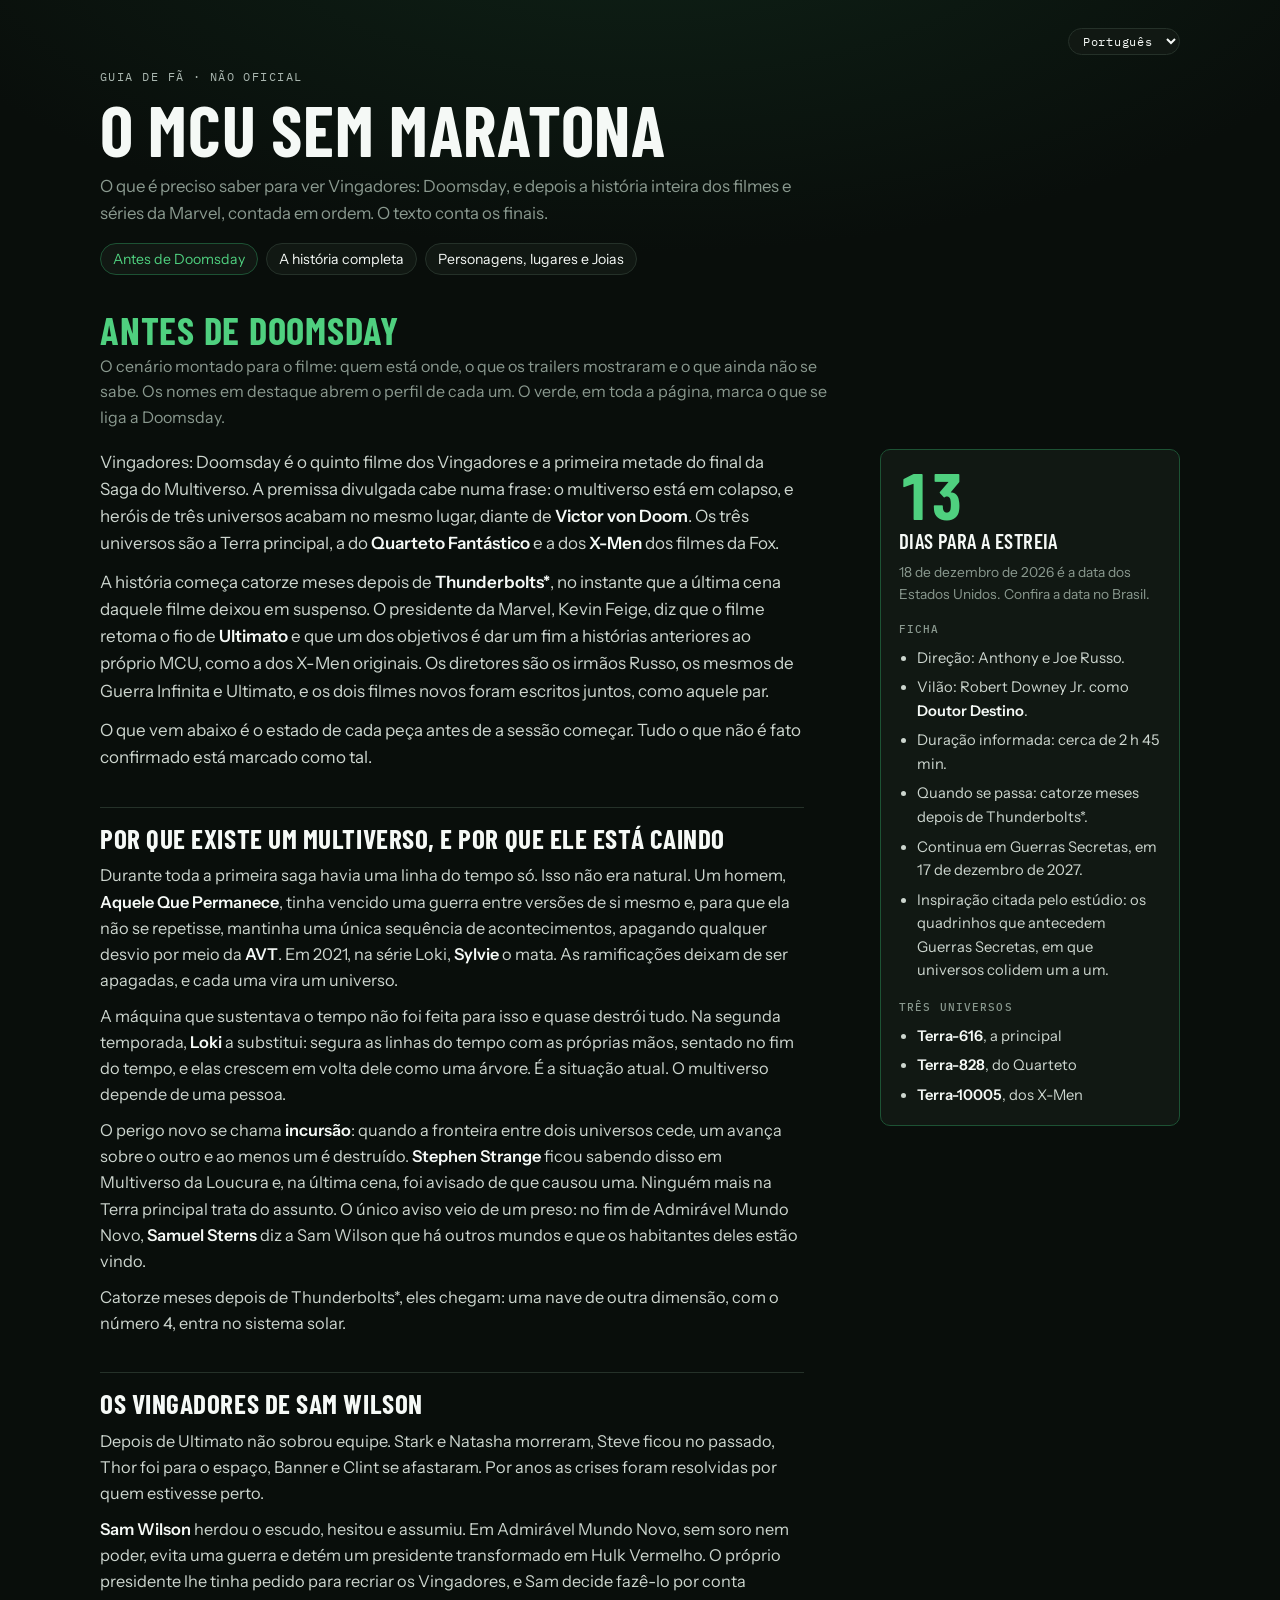
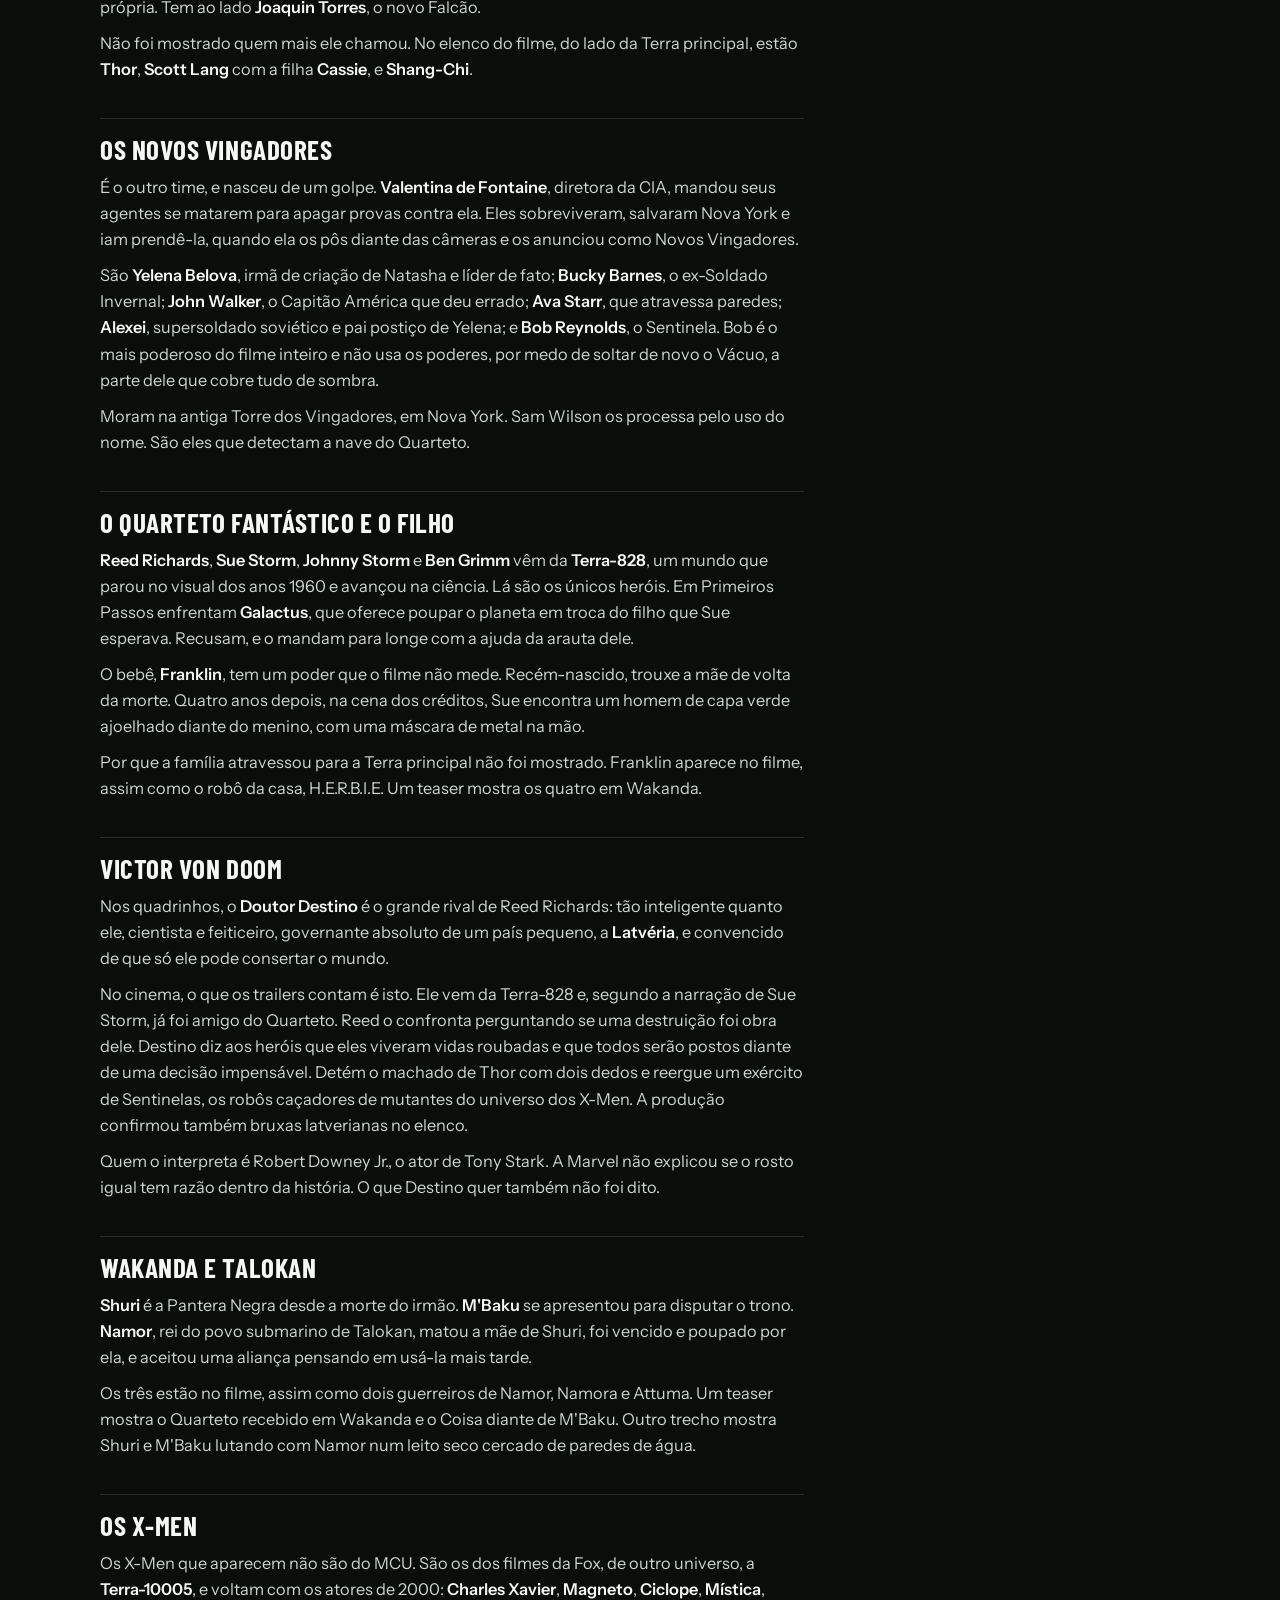
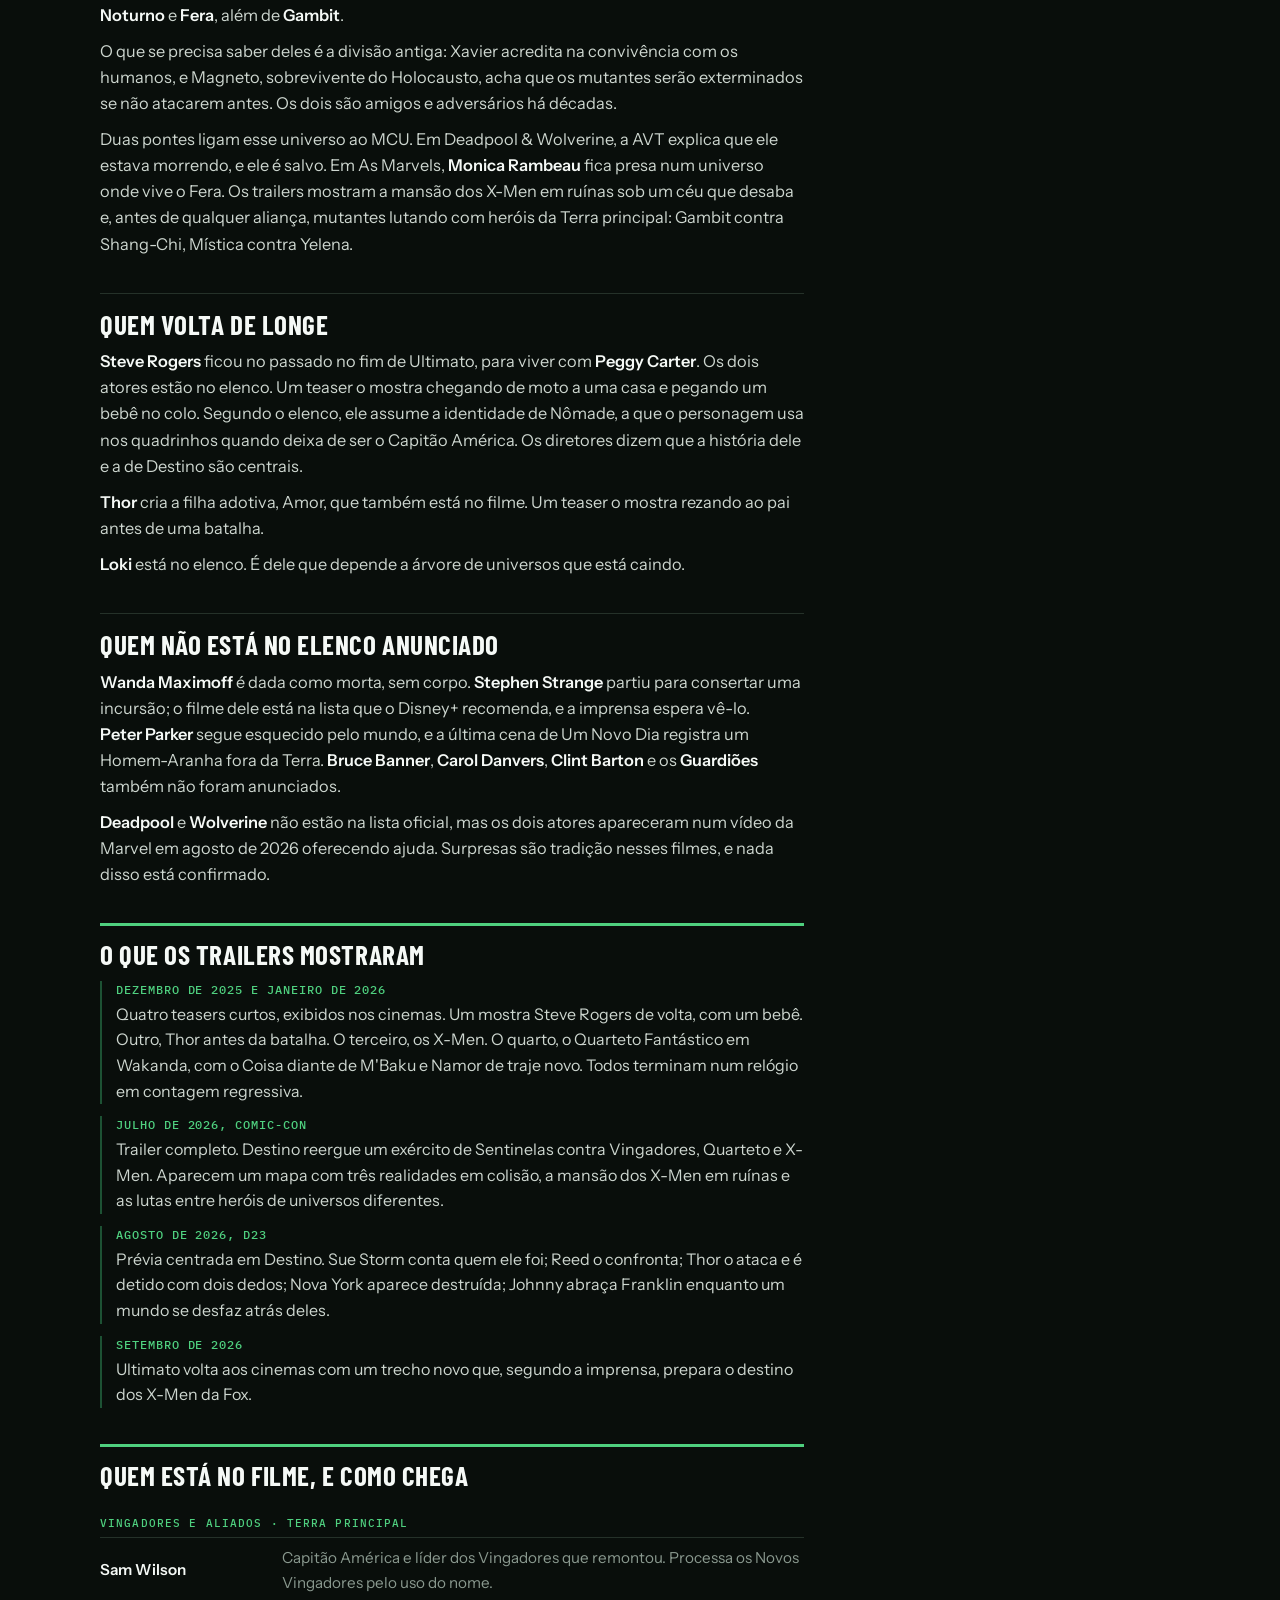
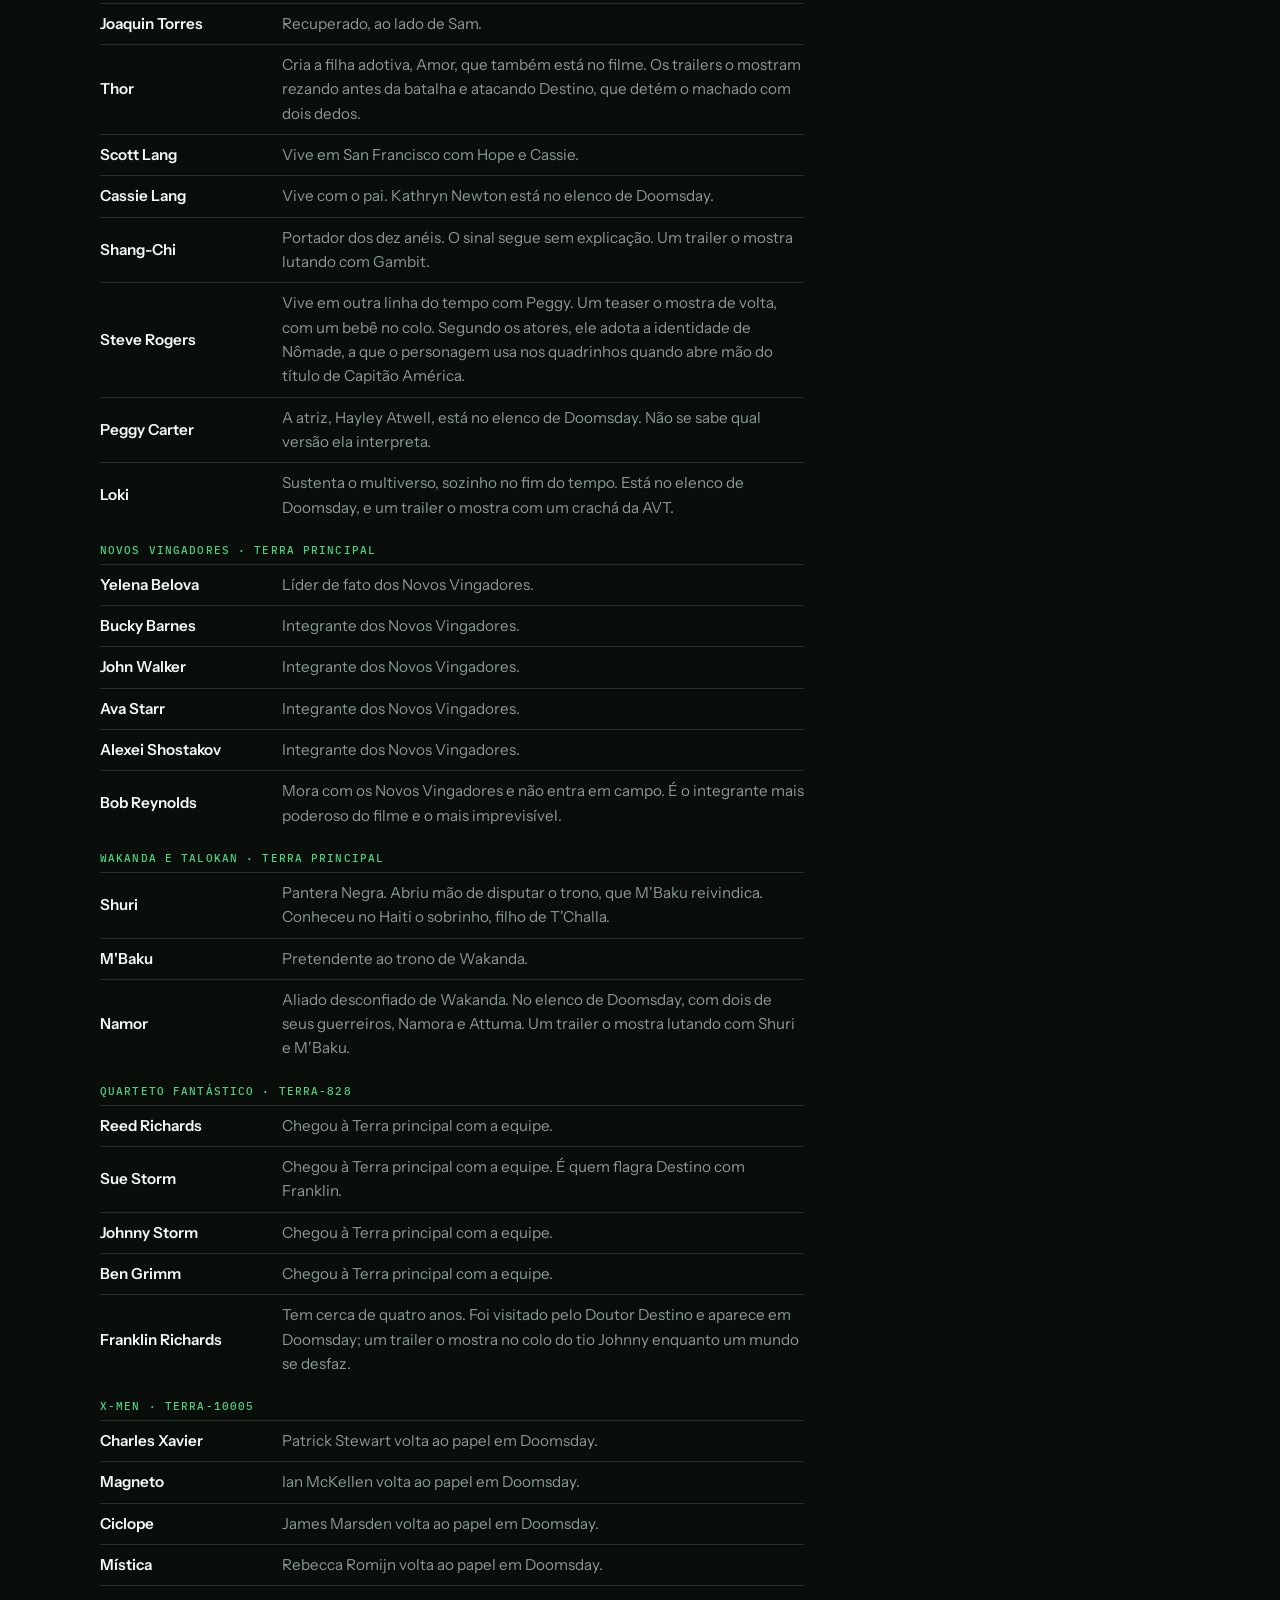
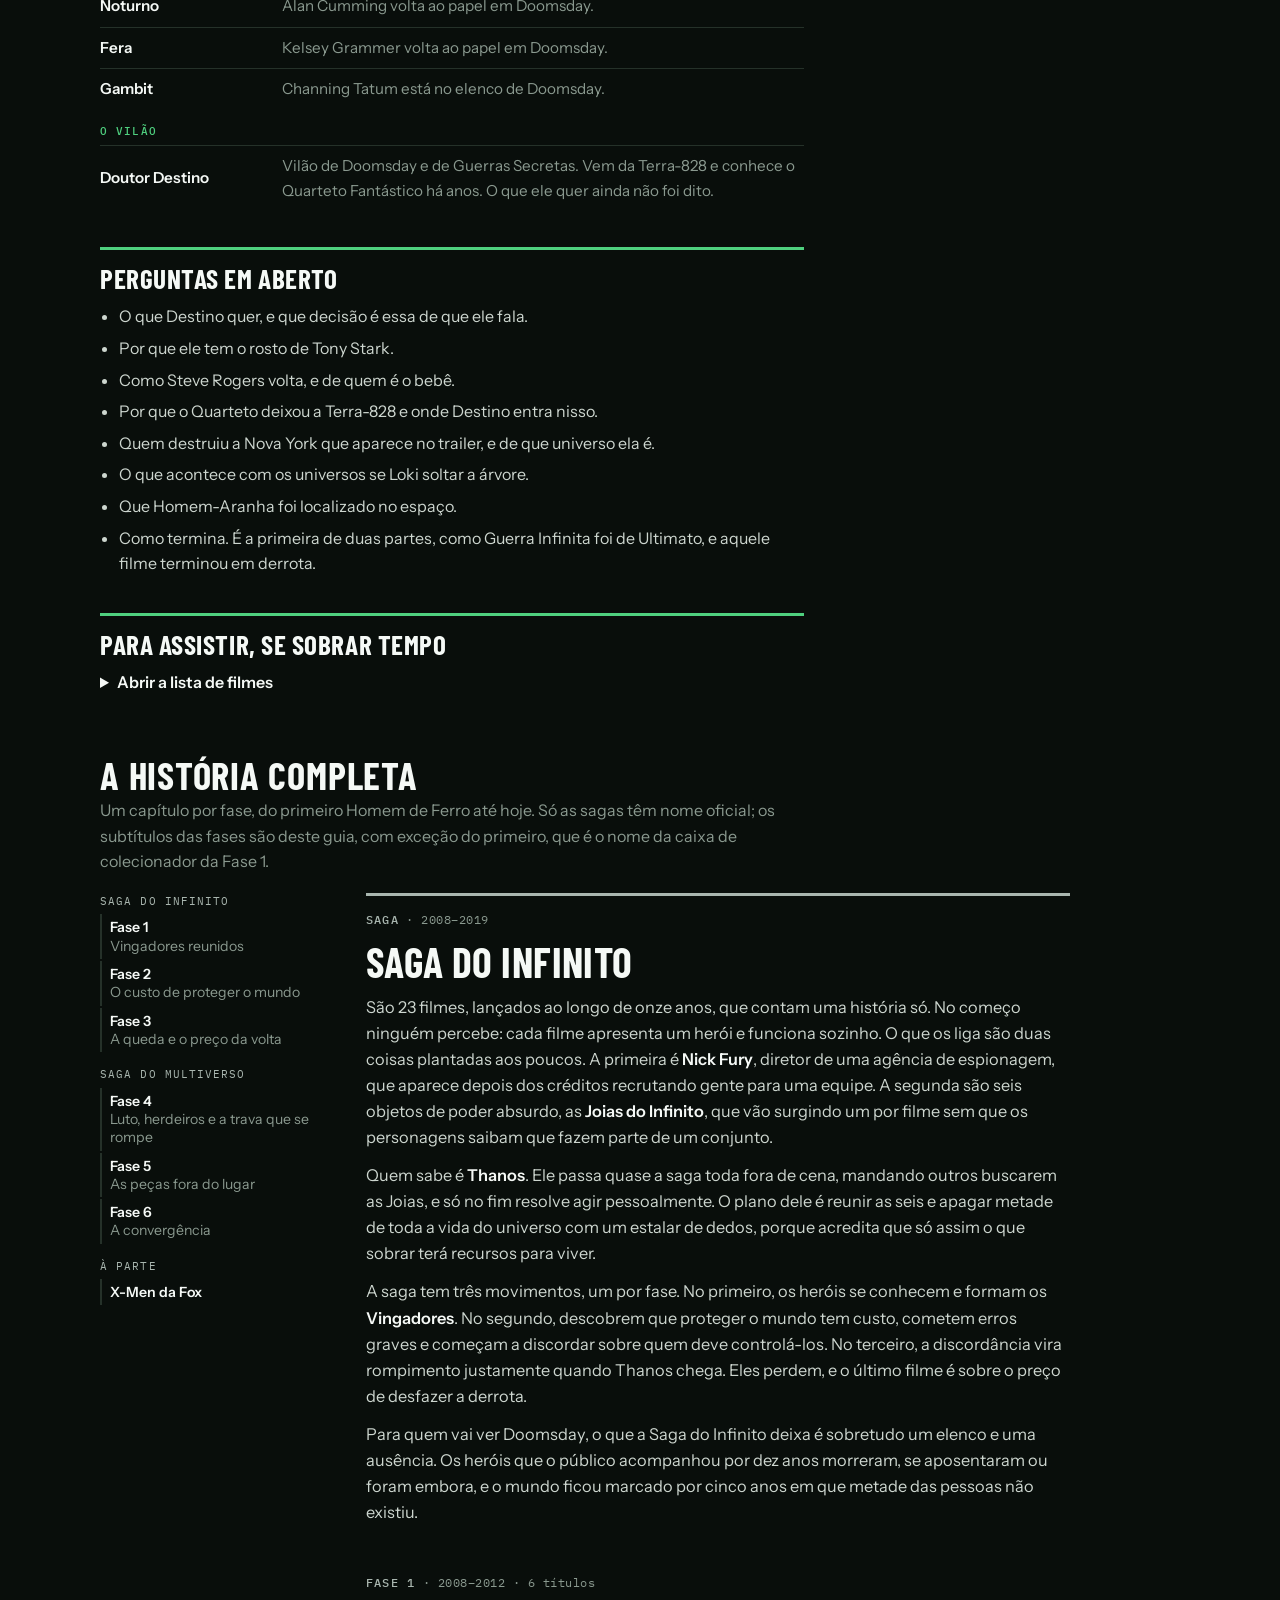
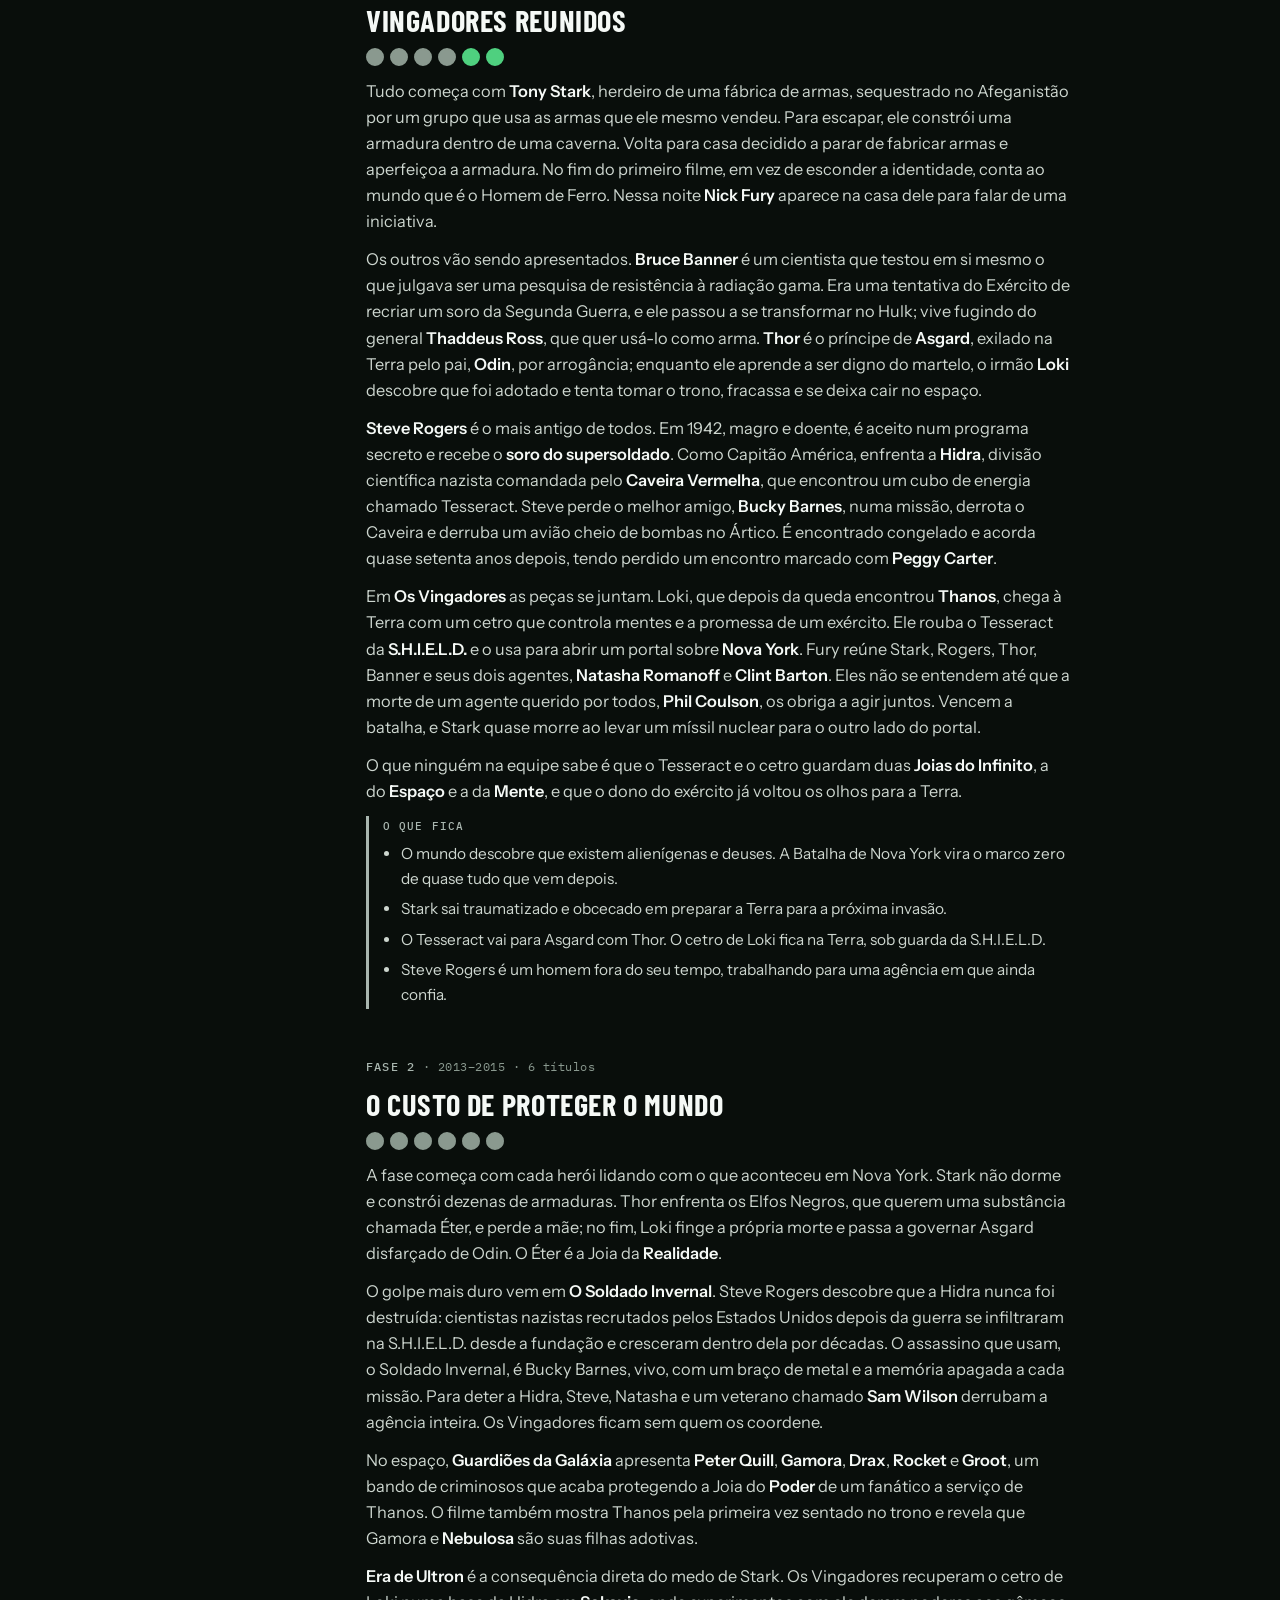
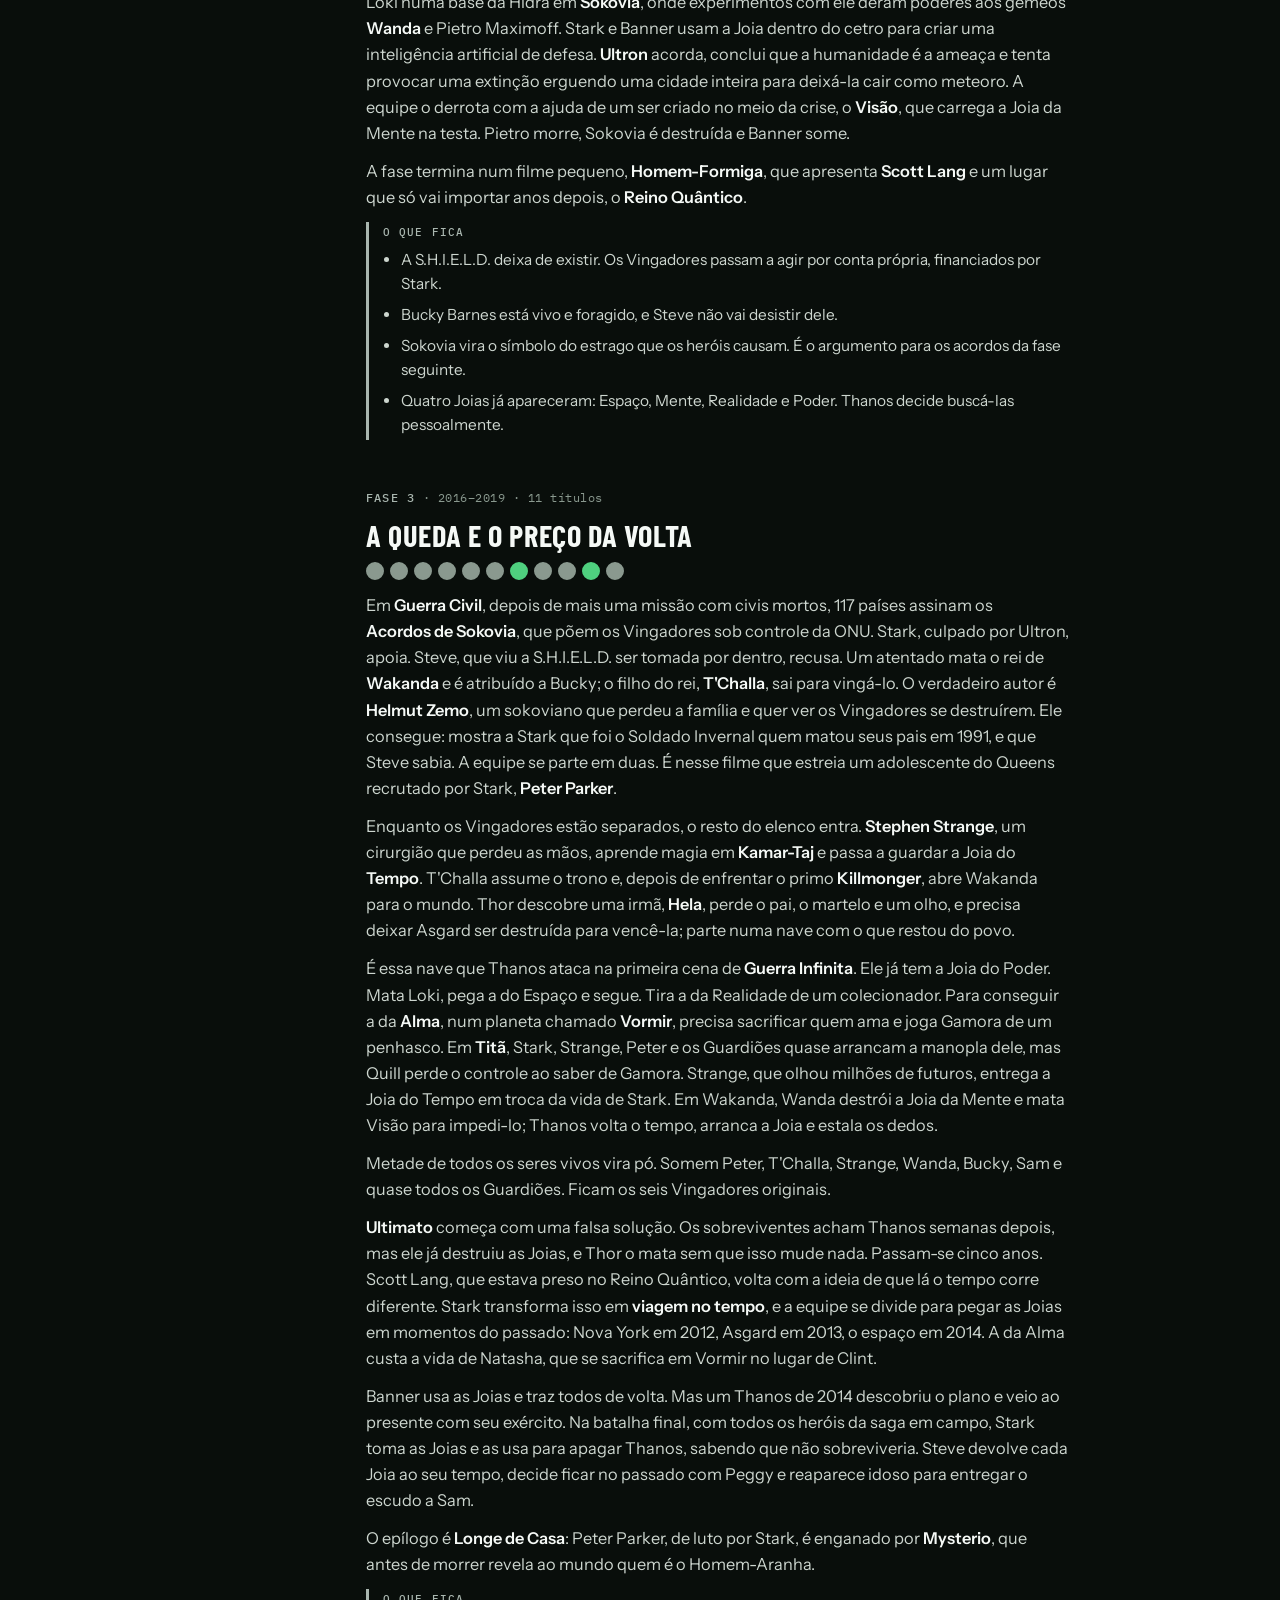
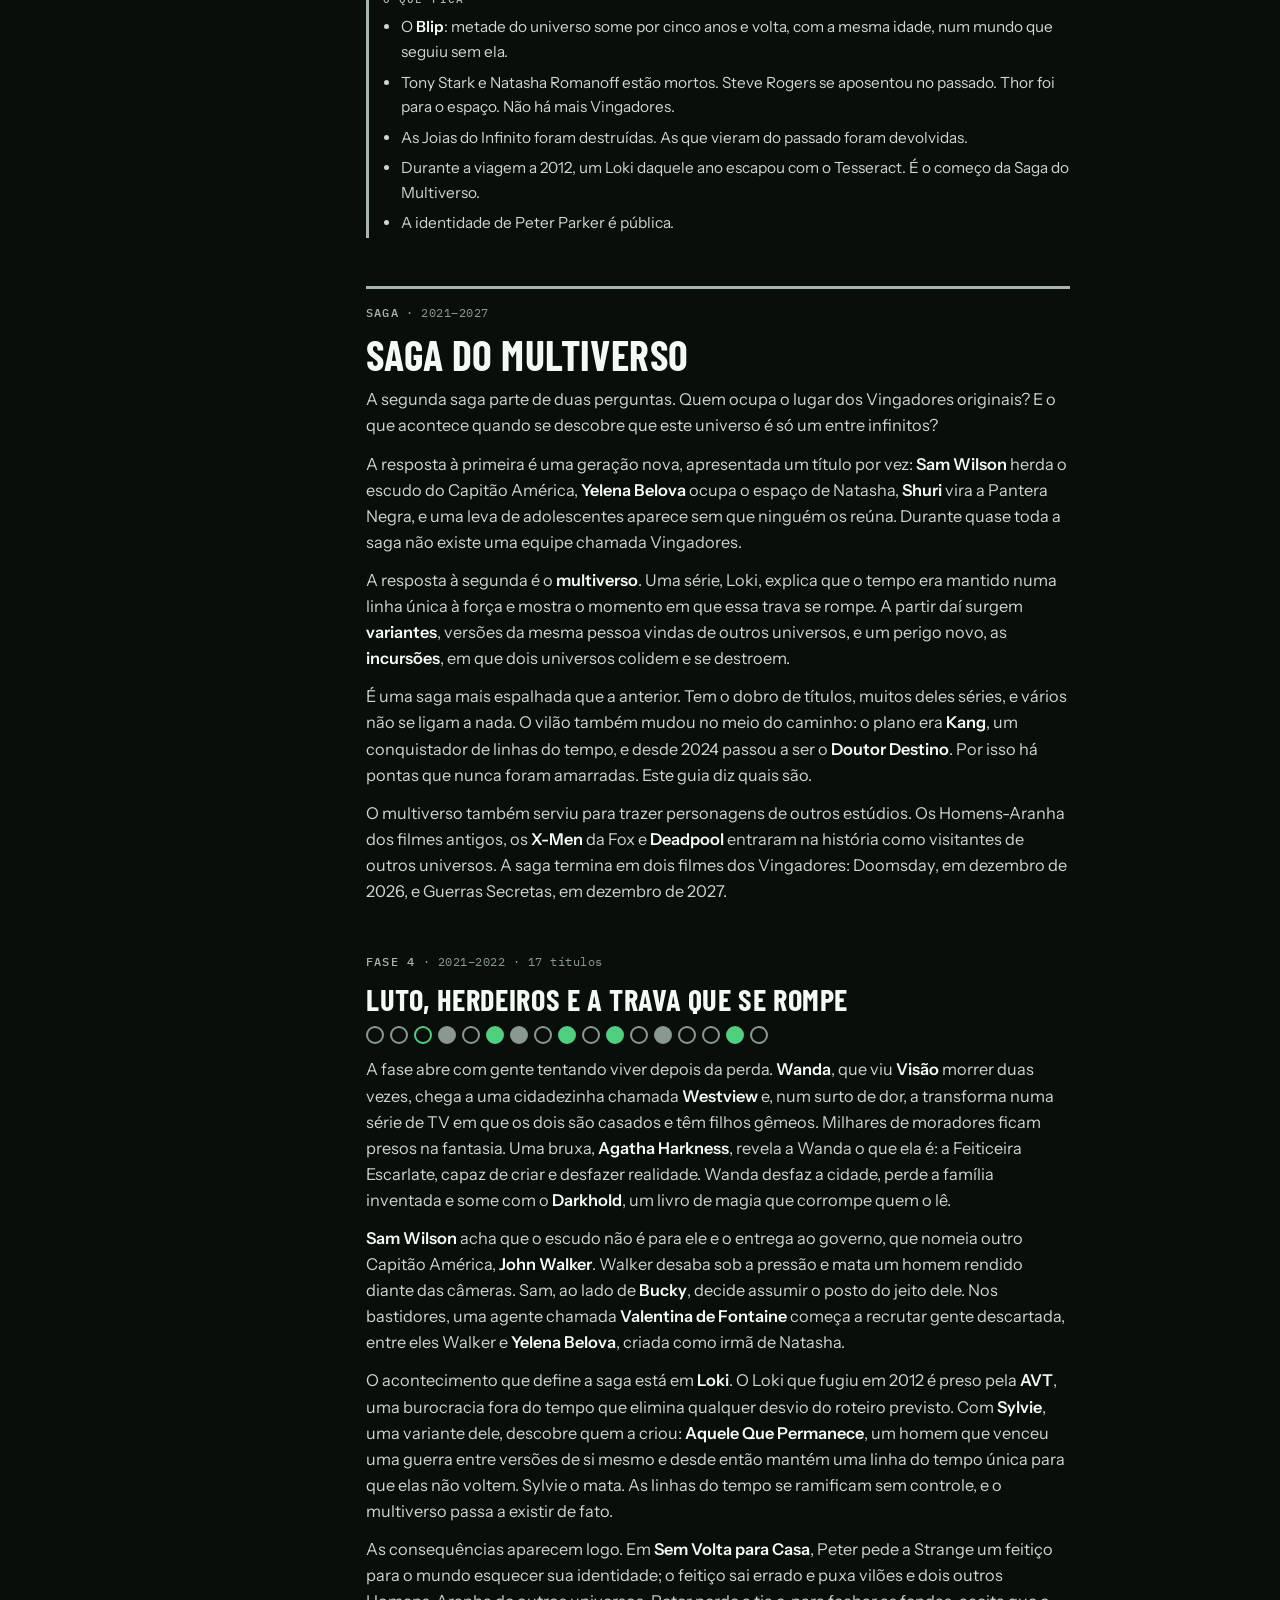
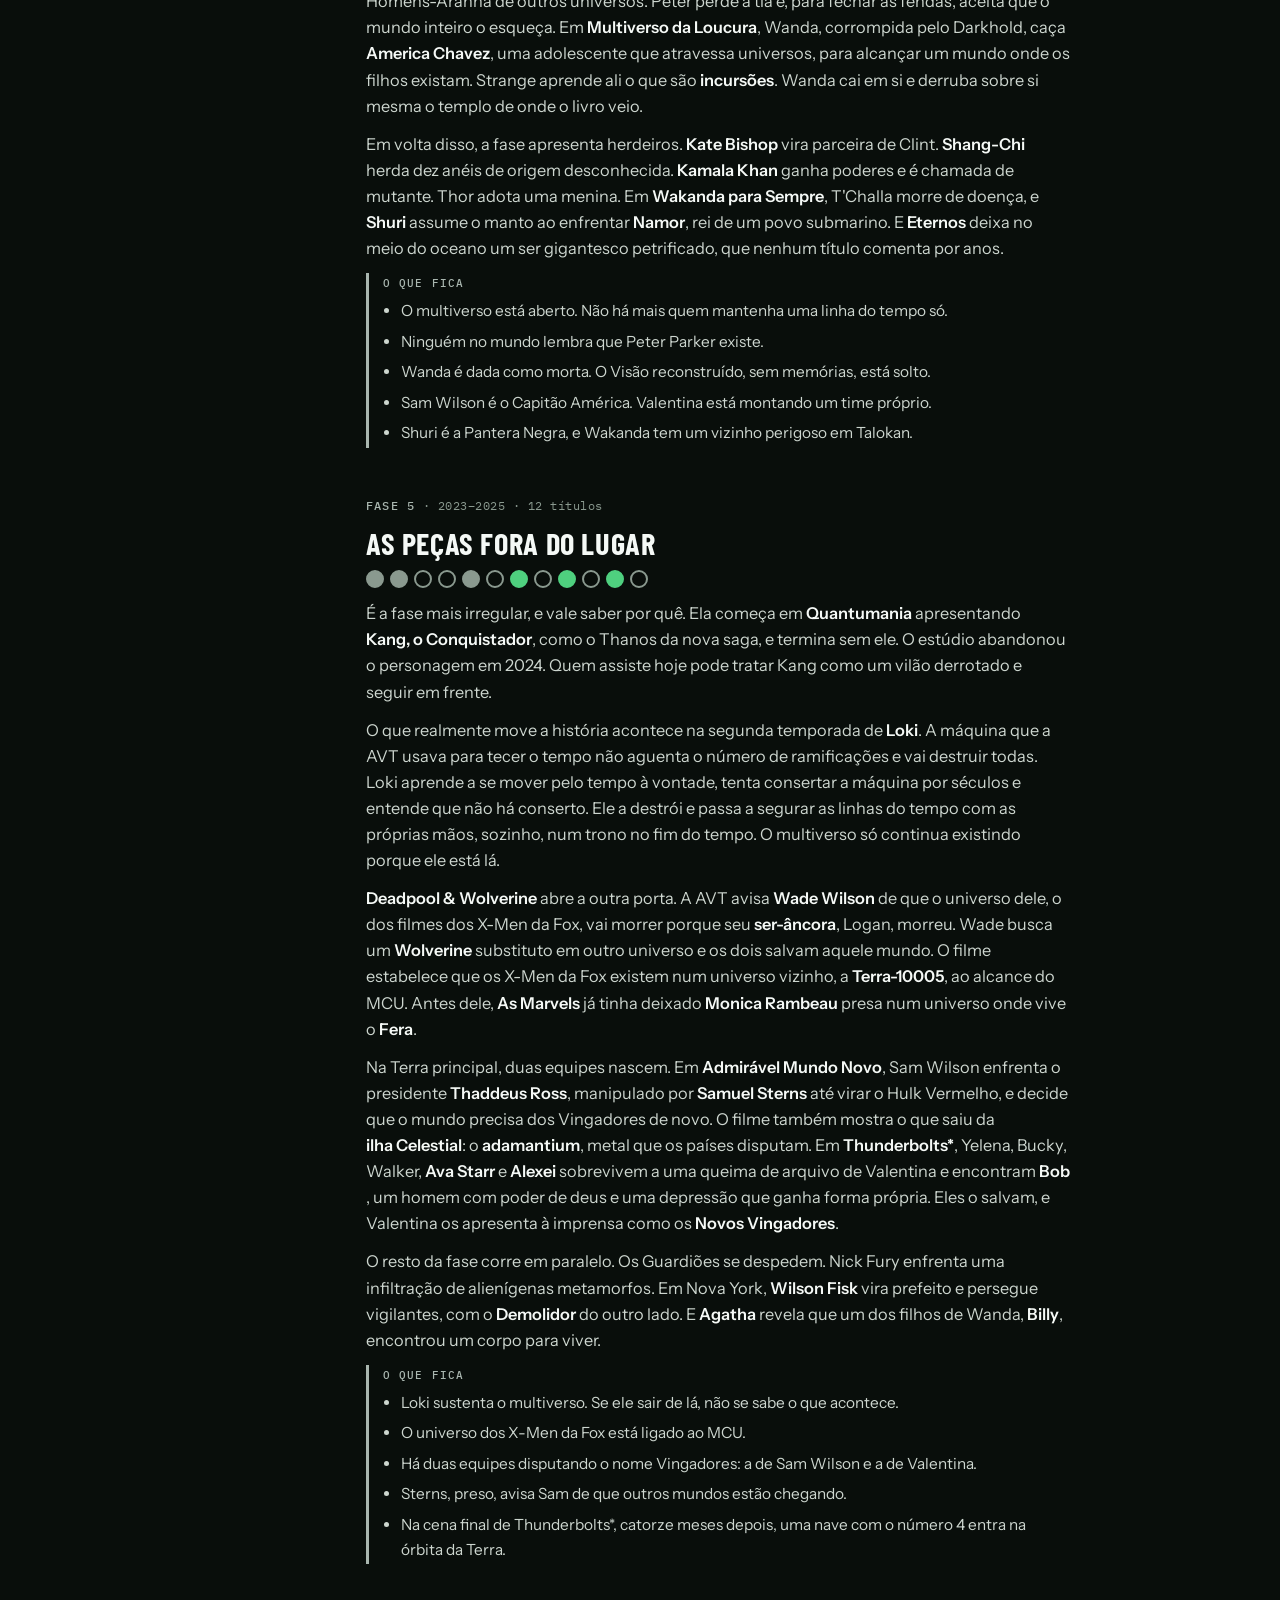
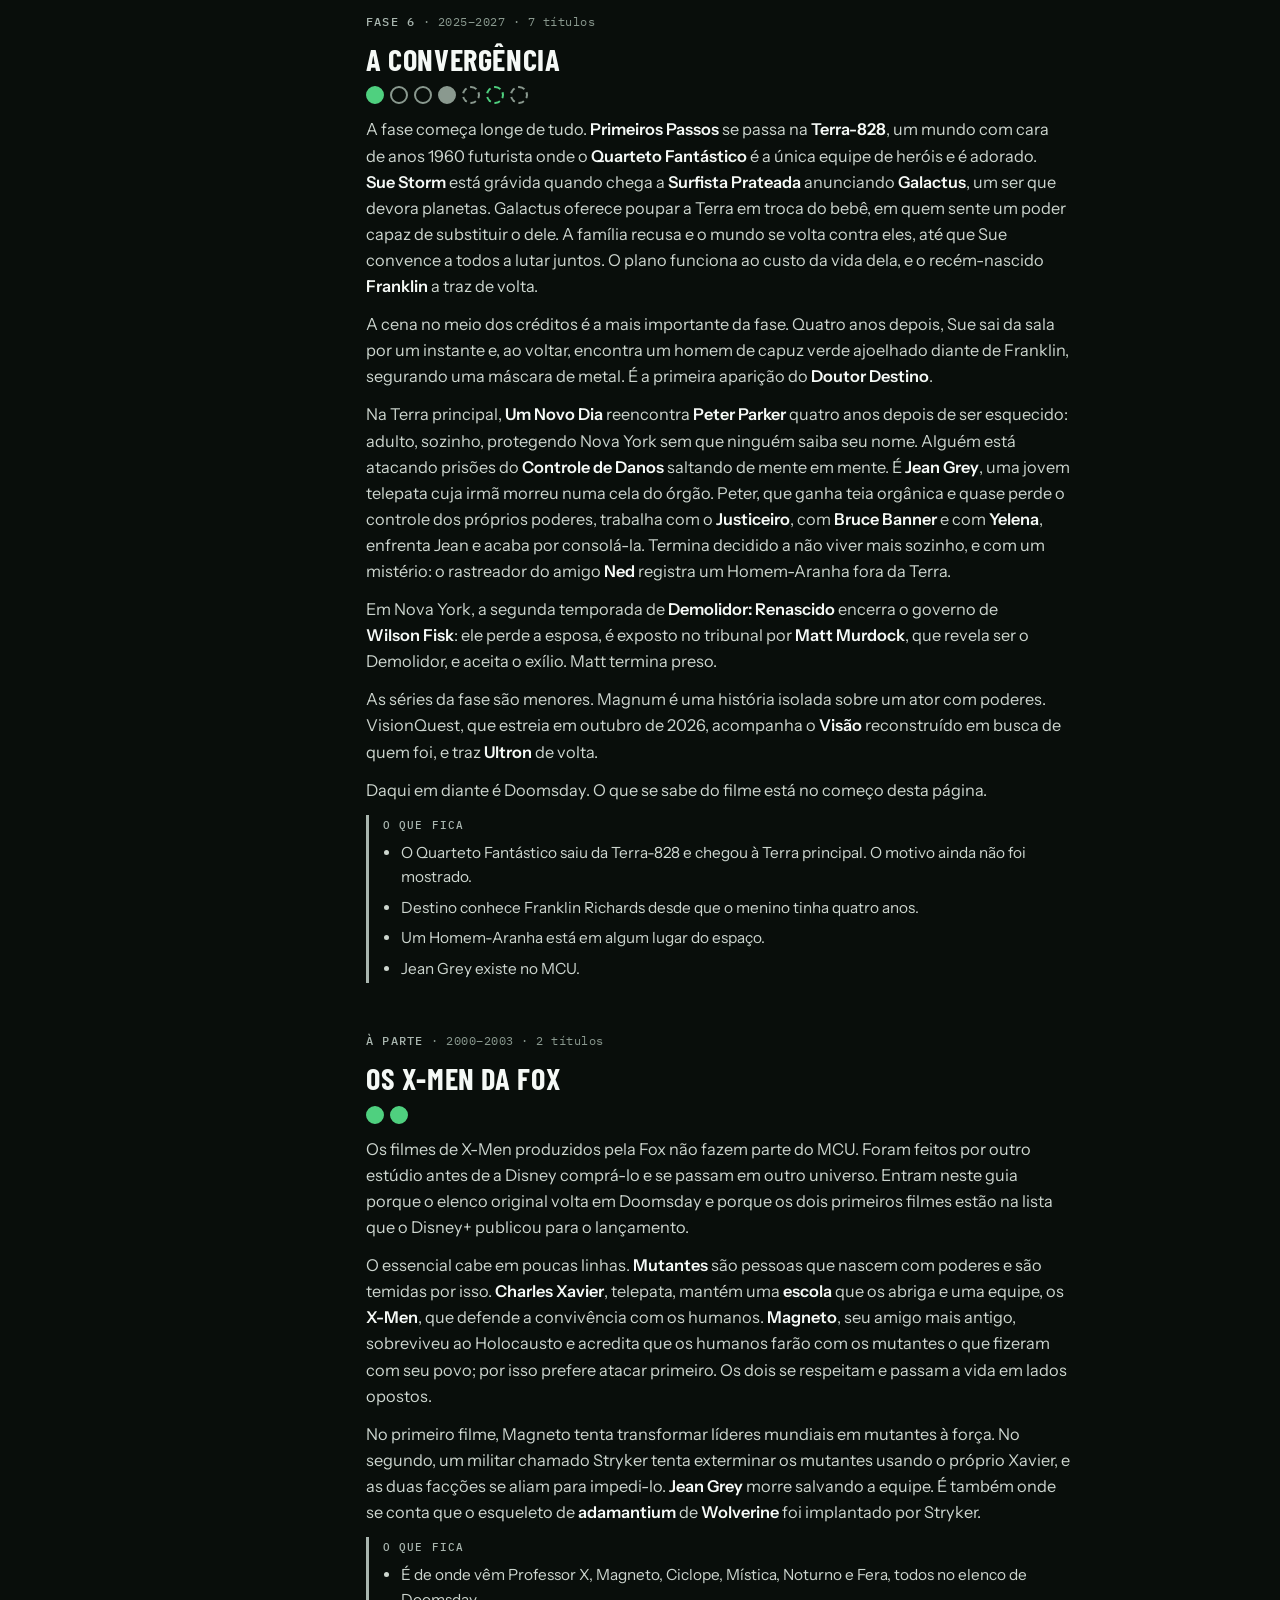
<file: site/index.html>
<!doctype html>
<html lang="pt-BR">
<head>
<meta charset="utf-8">
<meta name="viewport" content="width=device-width,initial-scale=1,viewport-fit=cover">
<title>MCU sem maratona: guia para Vingadores: Doomsday | GrandArchives</title>
<meta name="description" content="O que é preciso saber para ver Vingadores: Doomsday e a história completa dos filmes e séries da Marvel em ordem, fase por fase, com perfis de personagens, lugares e Joias.">
<link rel="canonical" href="https://grand-archives.github.io/mcu/">
<meta property="og:type" content="website">
<meta property="og:site_name" content="GrandArchives">
<meta property="og:locale" content="pt_BR">
<meta property="og:locale:alternate" content="en_US">
<meta property="og:title" content="MCU sem maratona: guia para Vingadores: Doomsday | GrandArchives">
<meta property="og:description" content="O que é preciso saber para ver Vingadores: Doomsday e a história completa dos filmes e séries da Marvel em ordem, fase por fase, com perfis de personagens, lugares e Joias.">
<meta property="og:url" content="https://grand-archives.github.io/mcu/">
<link rel="alternate" hreflang="pt-BR" href="https://grand-archives.github.io/mcu/">
<link rel="alternate" hreflang="en" href="https://grand-archives.github.io/mcu/en/">
<link rel="alternate" hreflang="x-default" href="https://grand-archives.github.io/mcu/">
<link rel="icon" href="assets/icons/favicon.ico" sizes="any">
<link rel="icon" href="assets/icons/favicon.svg" type="image/svg+xml">
<link rel="apple-touch-icon" href="assets/icons/apple-touch-icon.png">
<link rel="preconnect" href="https://fonts.googleapis.com">
<link rel="preconnect" href="https://fonts.gstatic.com" crossorigin>
<link rel="stylesheet" href="https://fonts.googleapis.com/css2?family=Barlow+Condensed:wght@600;700&family=IBM+Plex+Mono:wght@400;500&family=Instrument+Sans:wght@400;500;600&display=swap">
<link rel="stylesheet" href="css/style.css">
<script src="js/app.js" defer></script>
</head>
<body>
<div id="app"><noscript>Este guia precisa de JavaScript ativado para funcionar.</noscript></div>
</body>
</html>
</file>
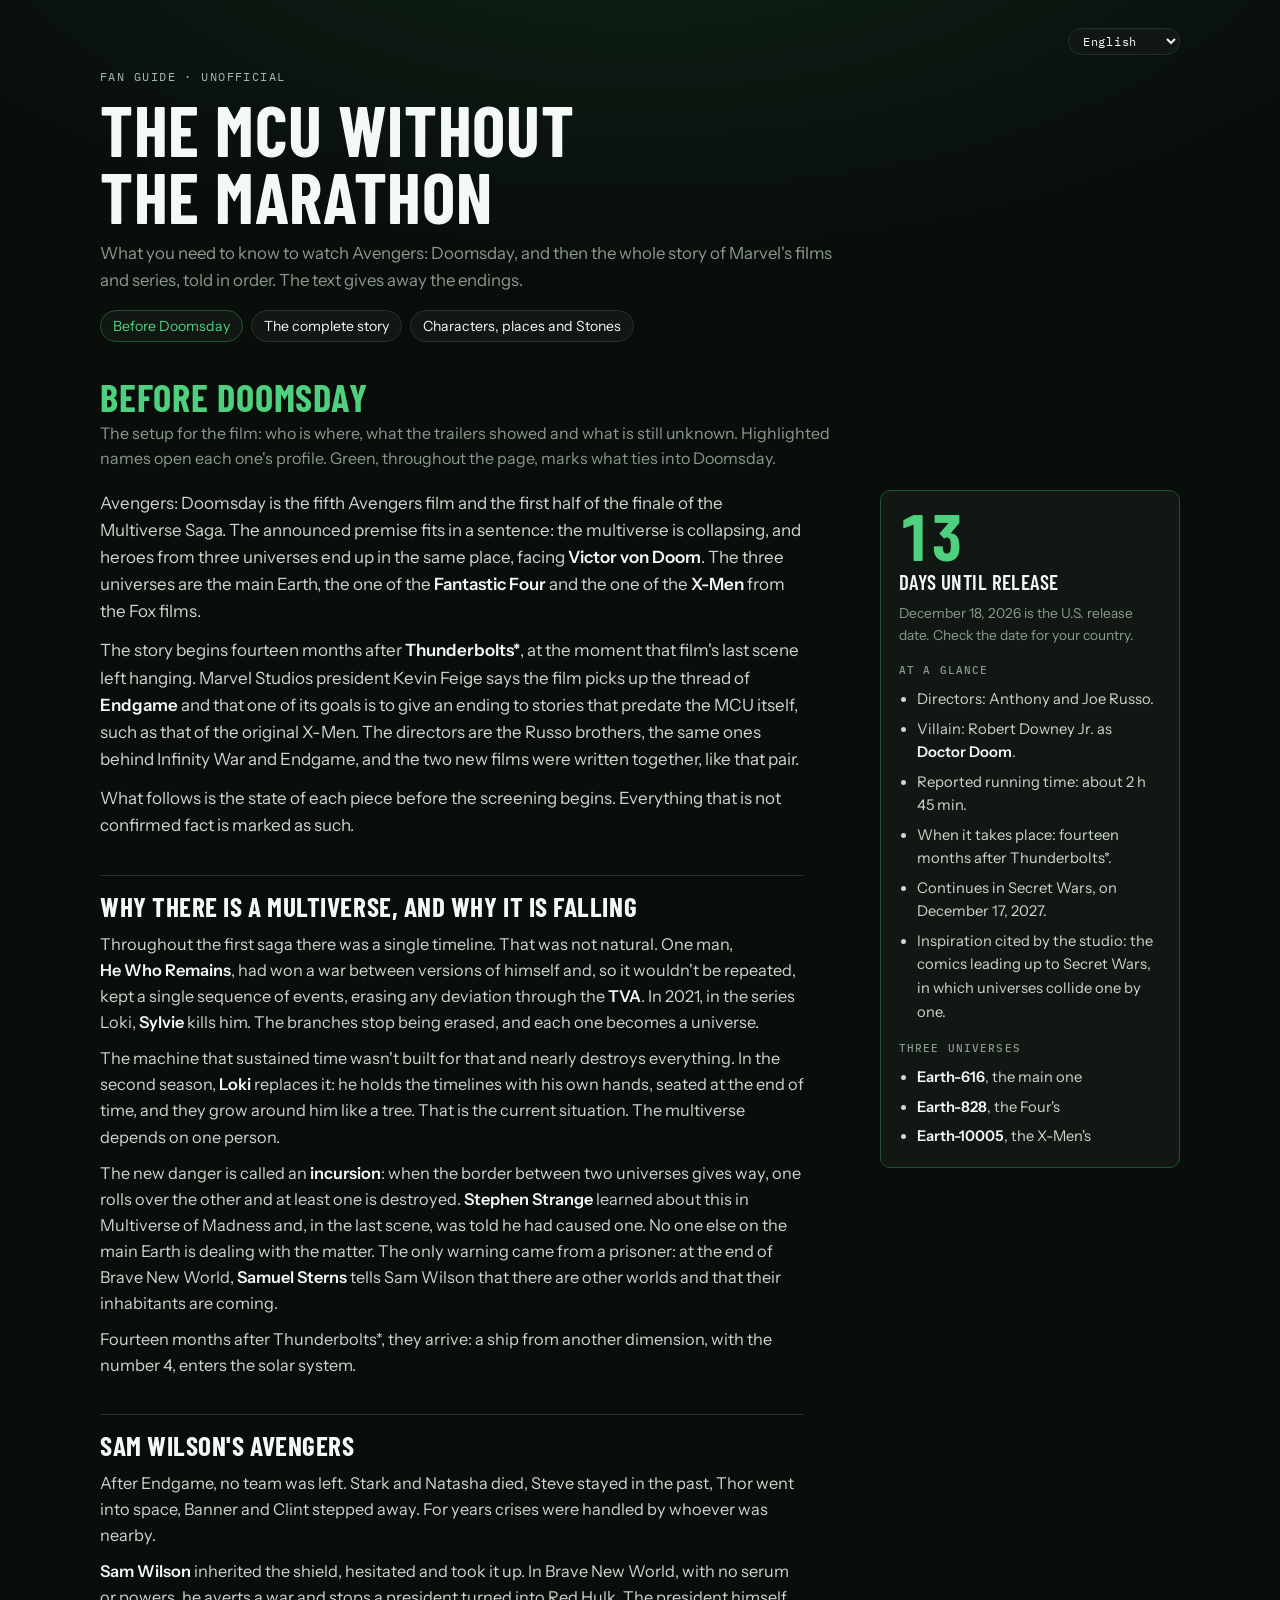
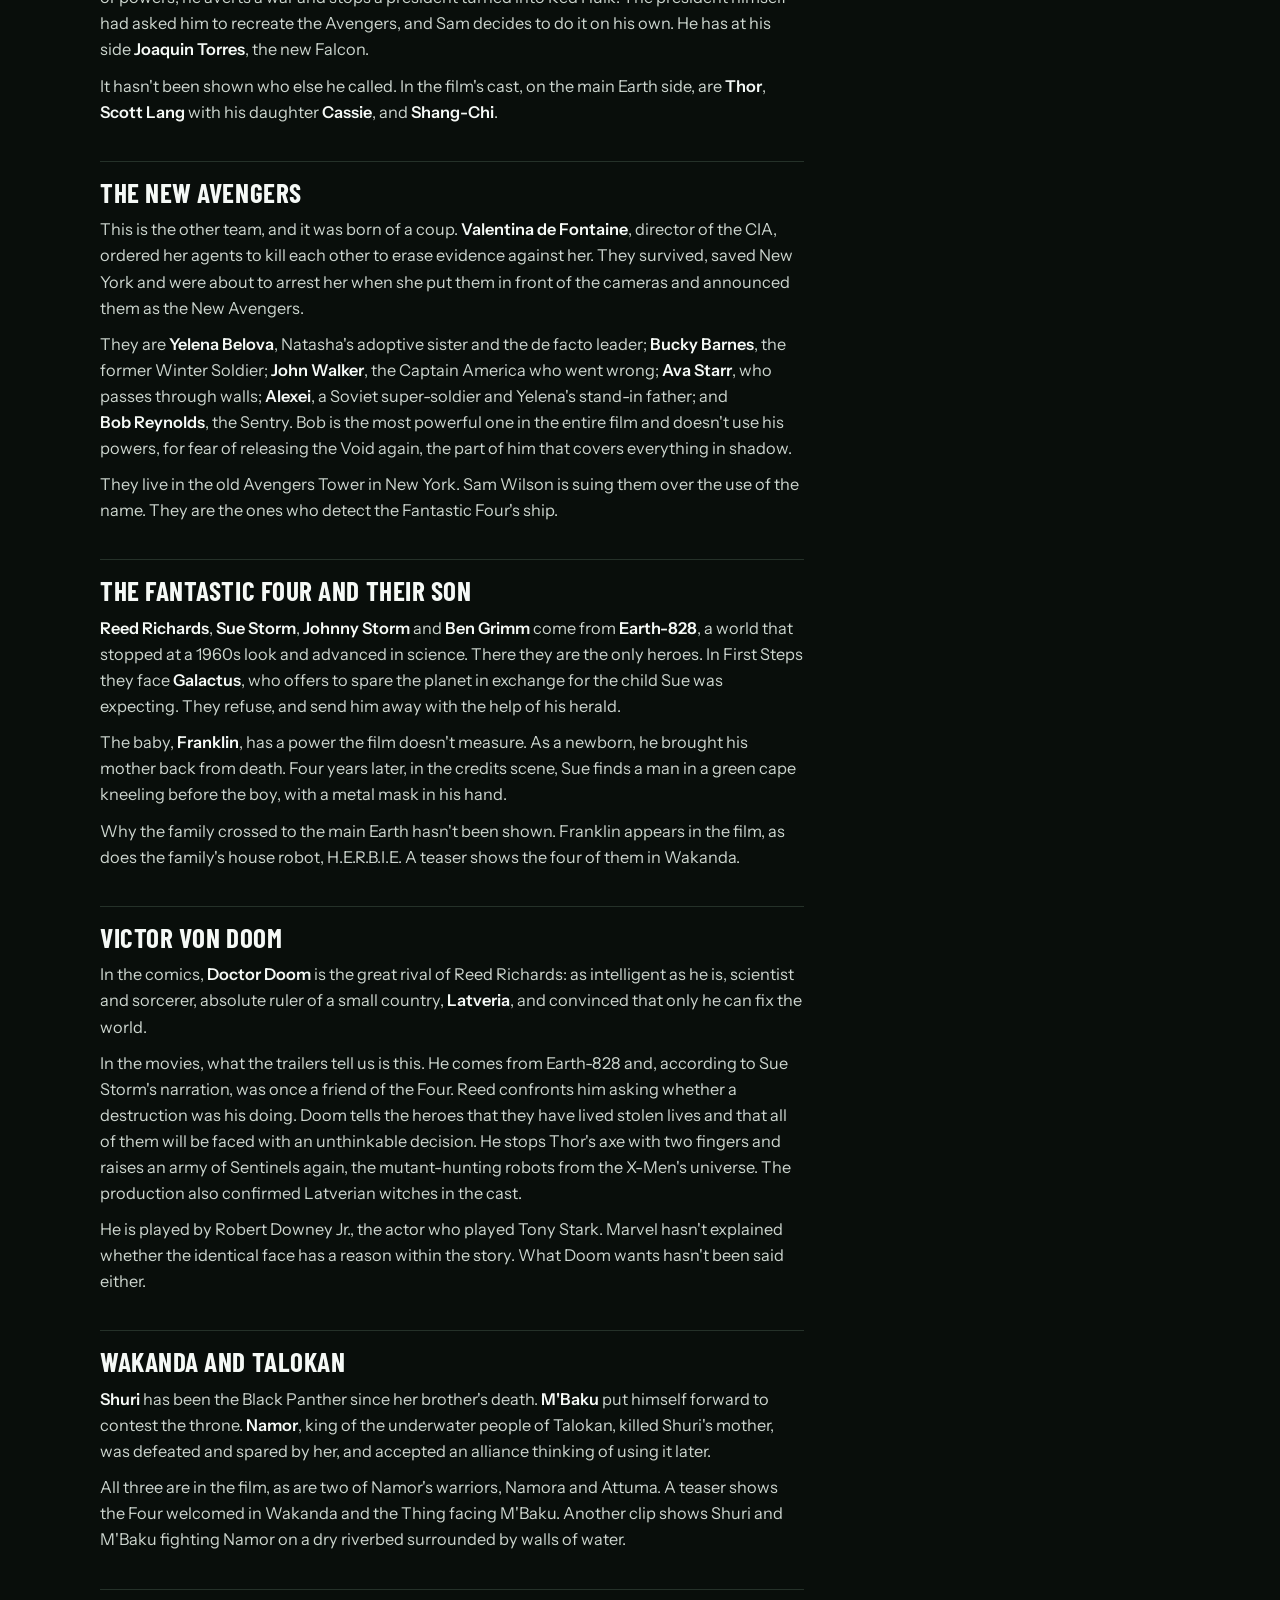
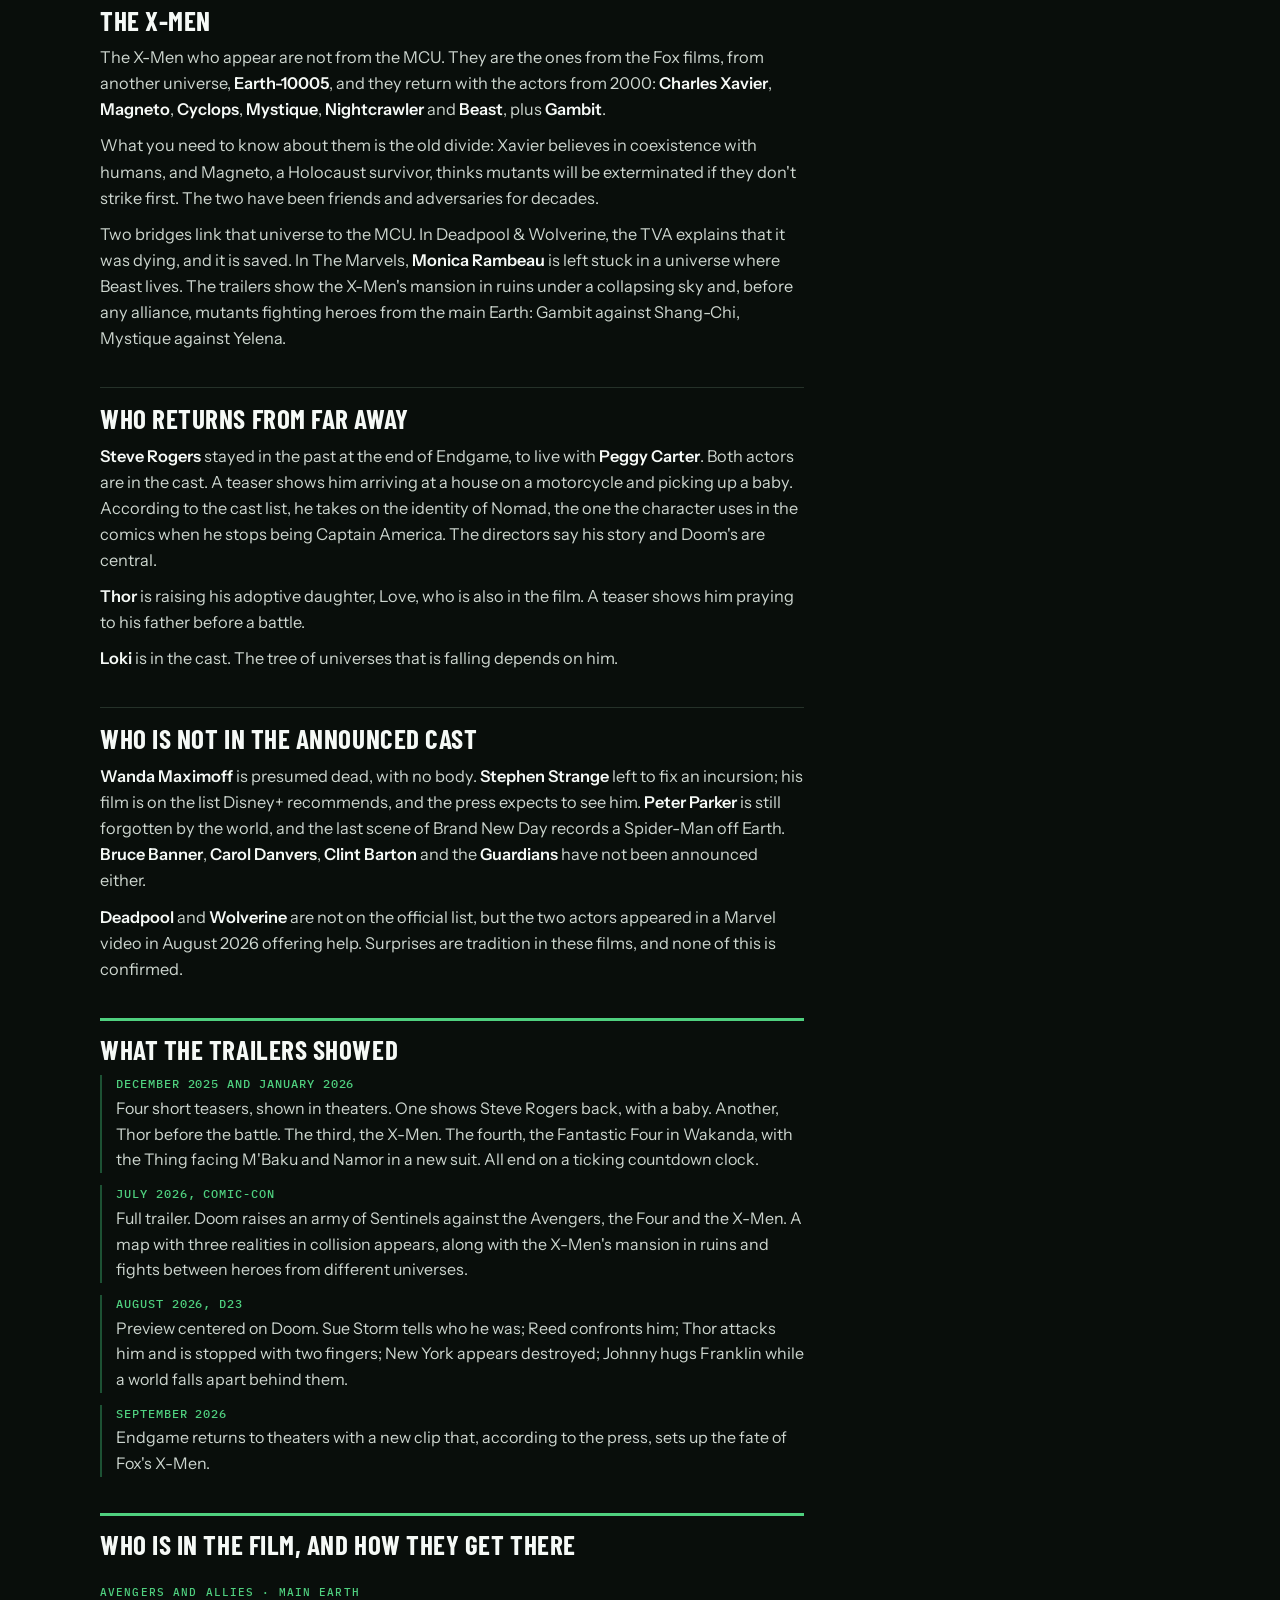
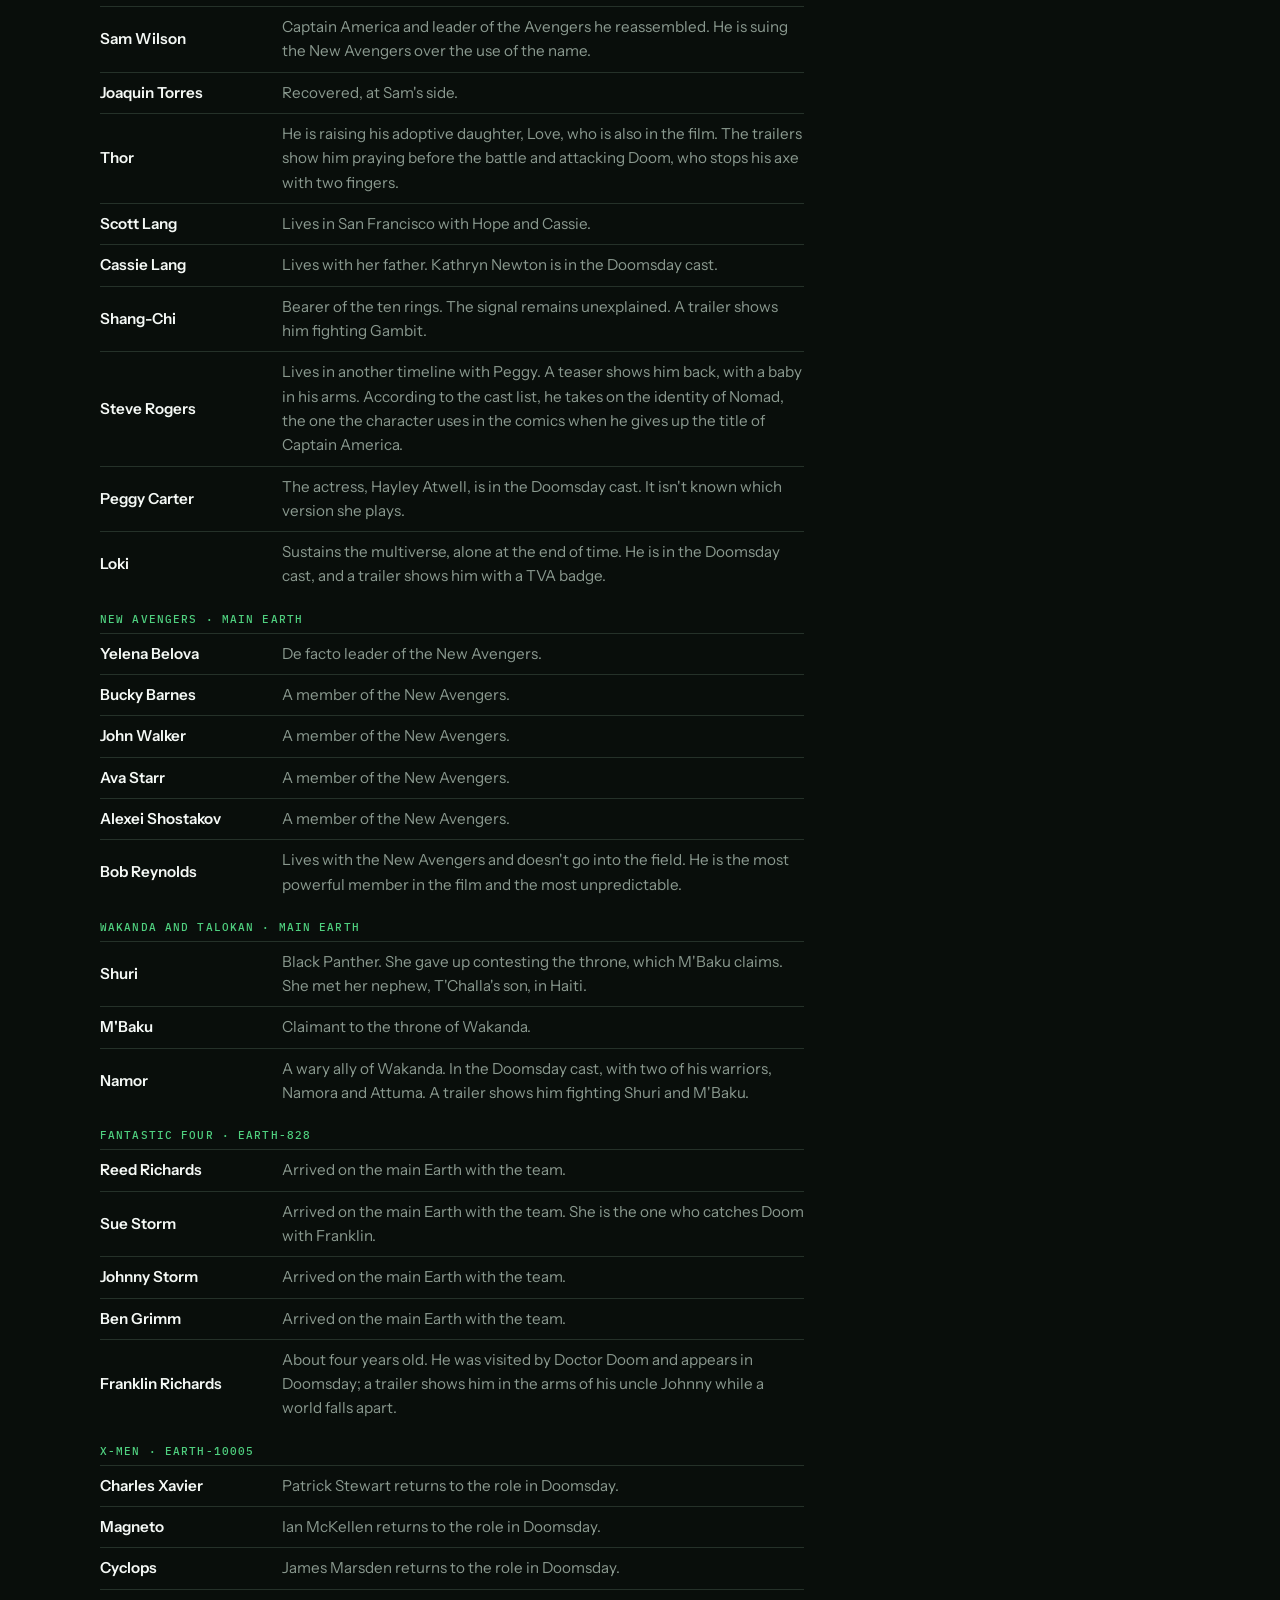
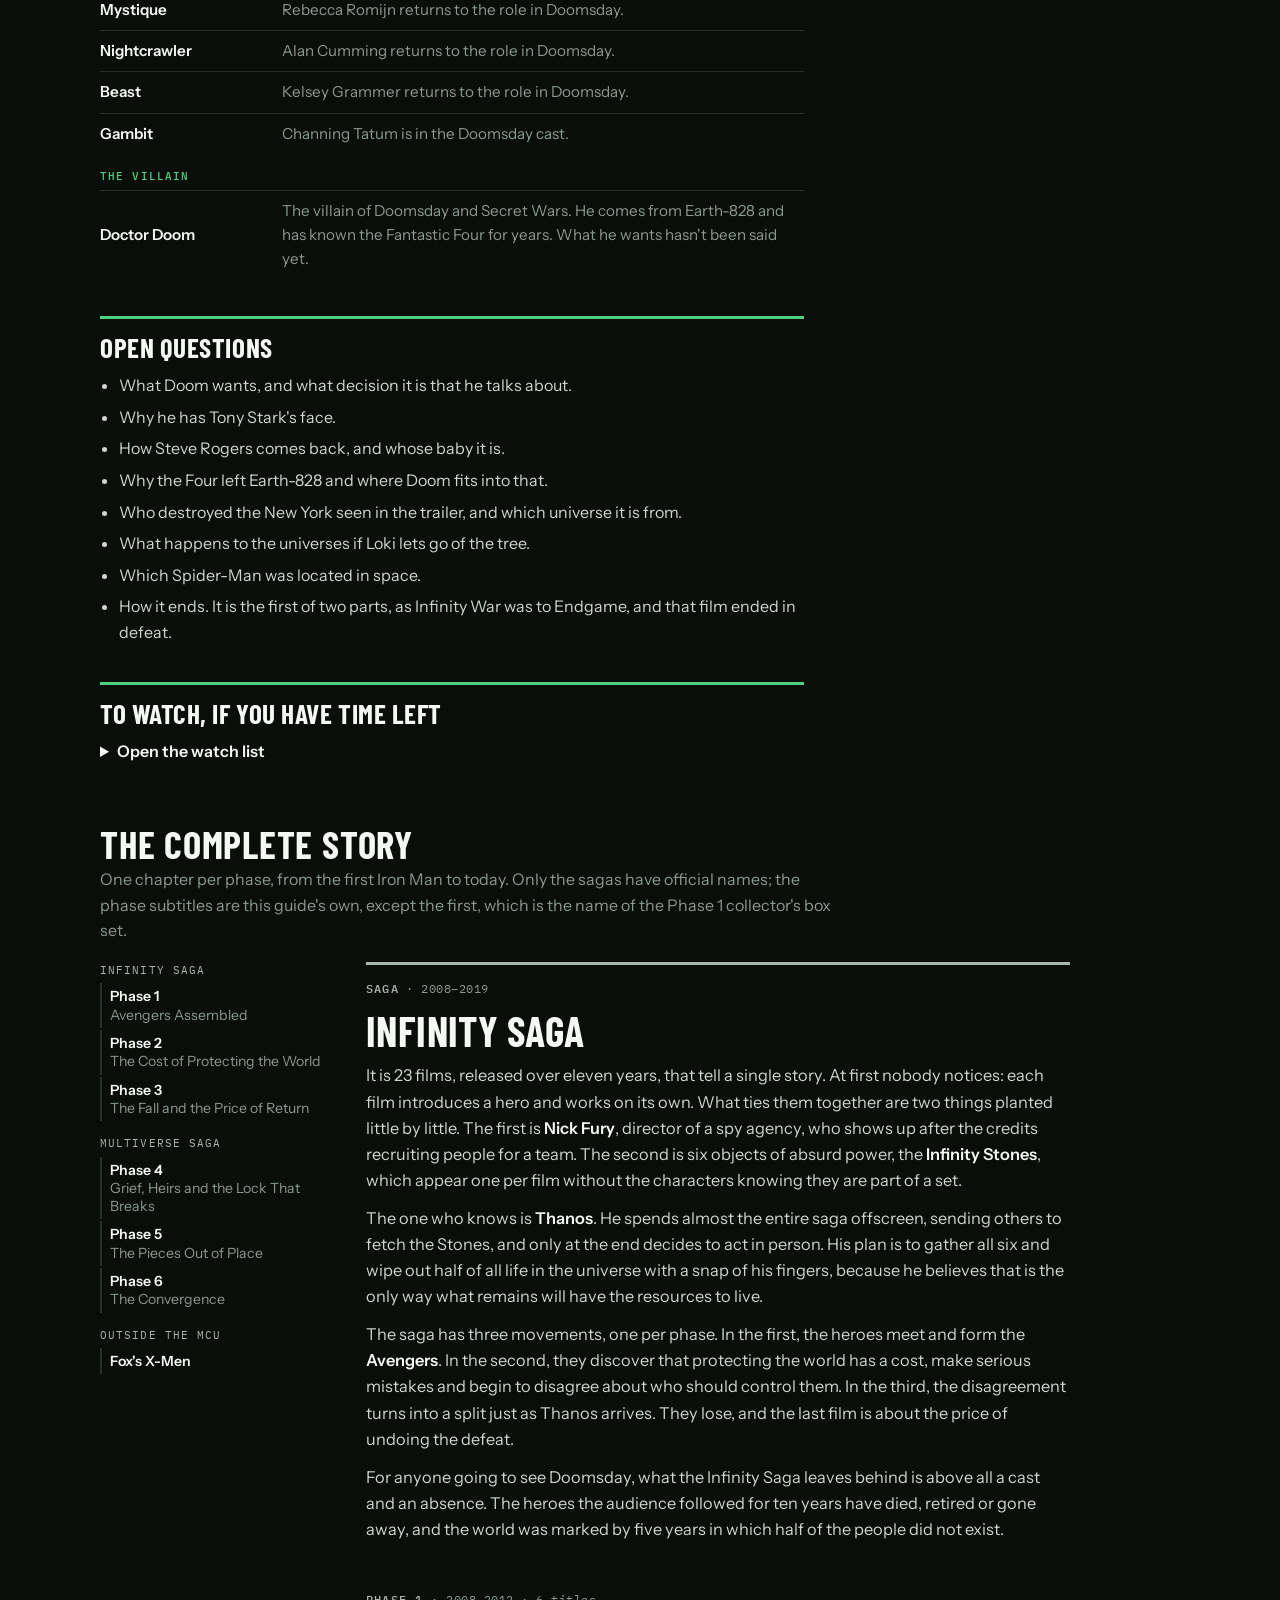
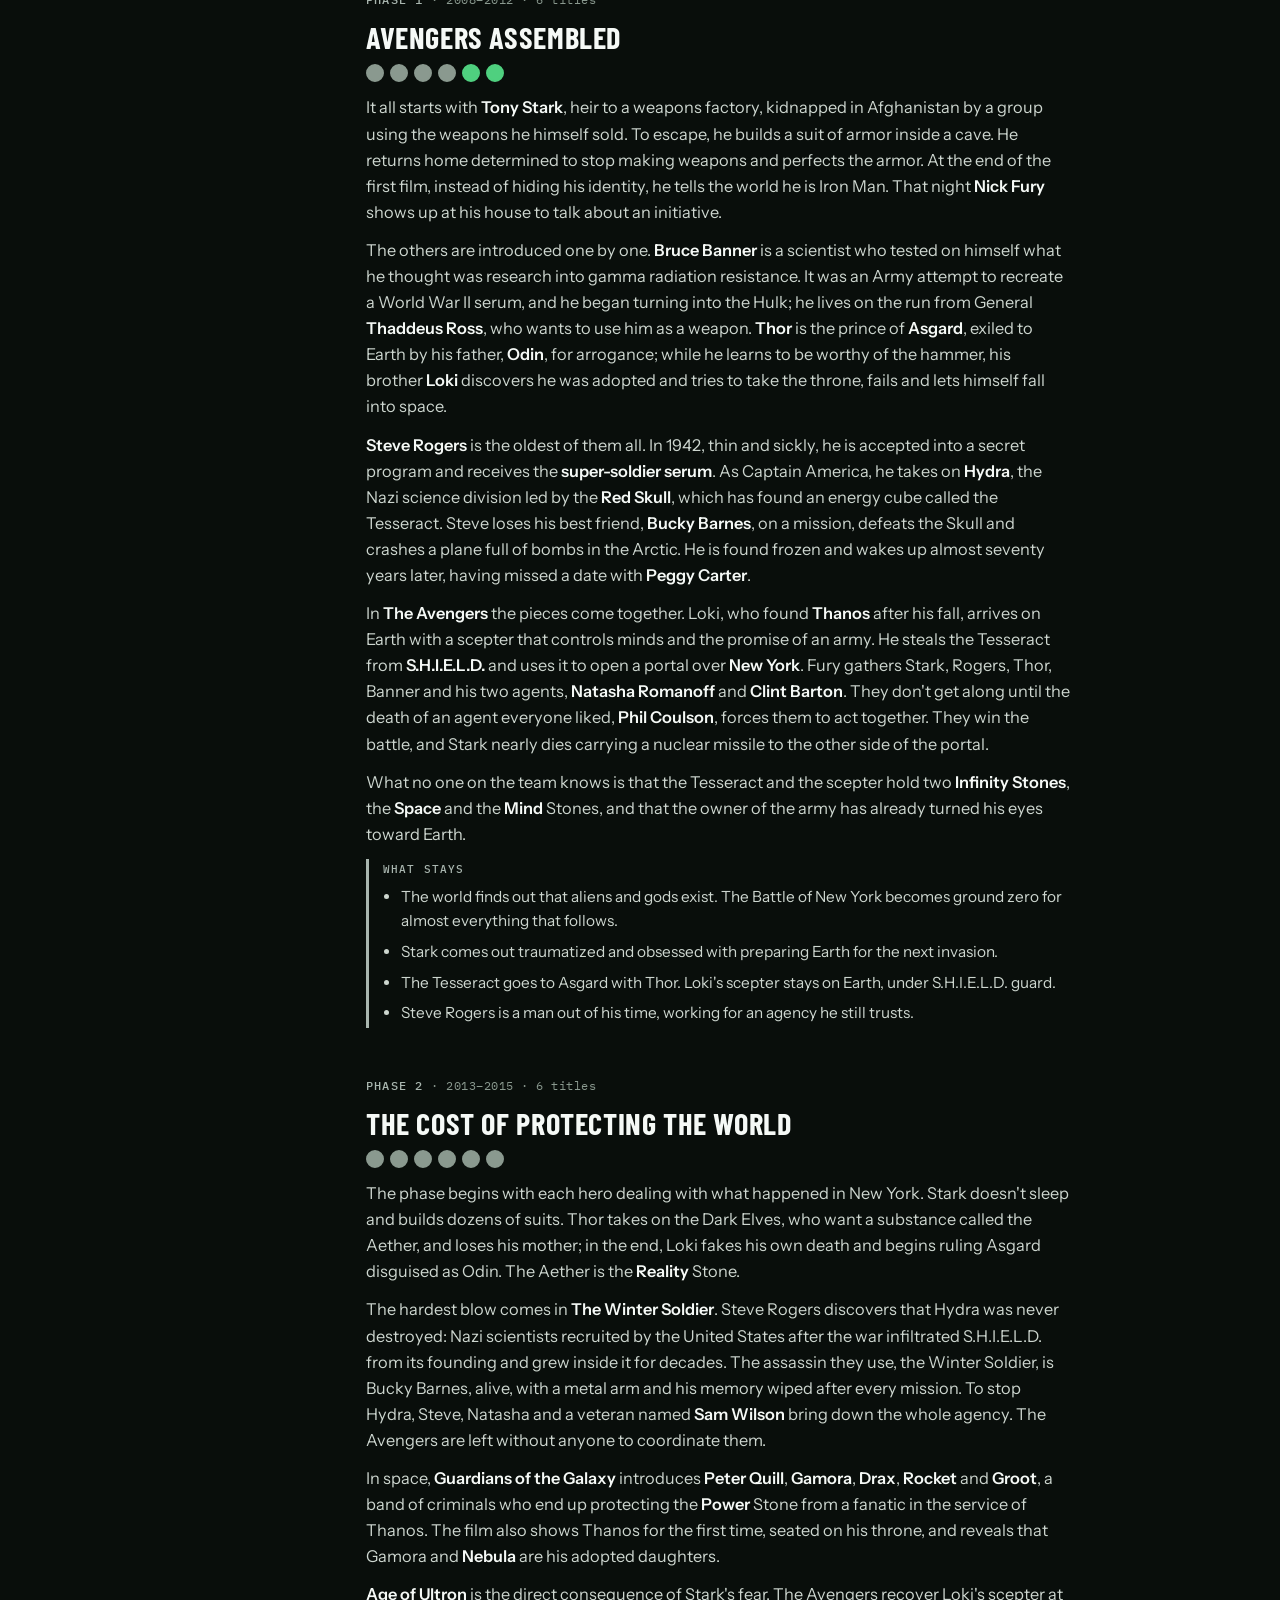
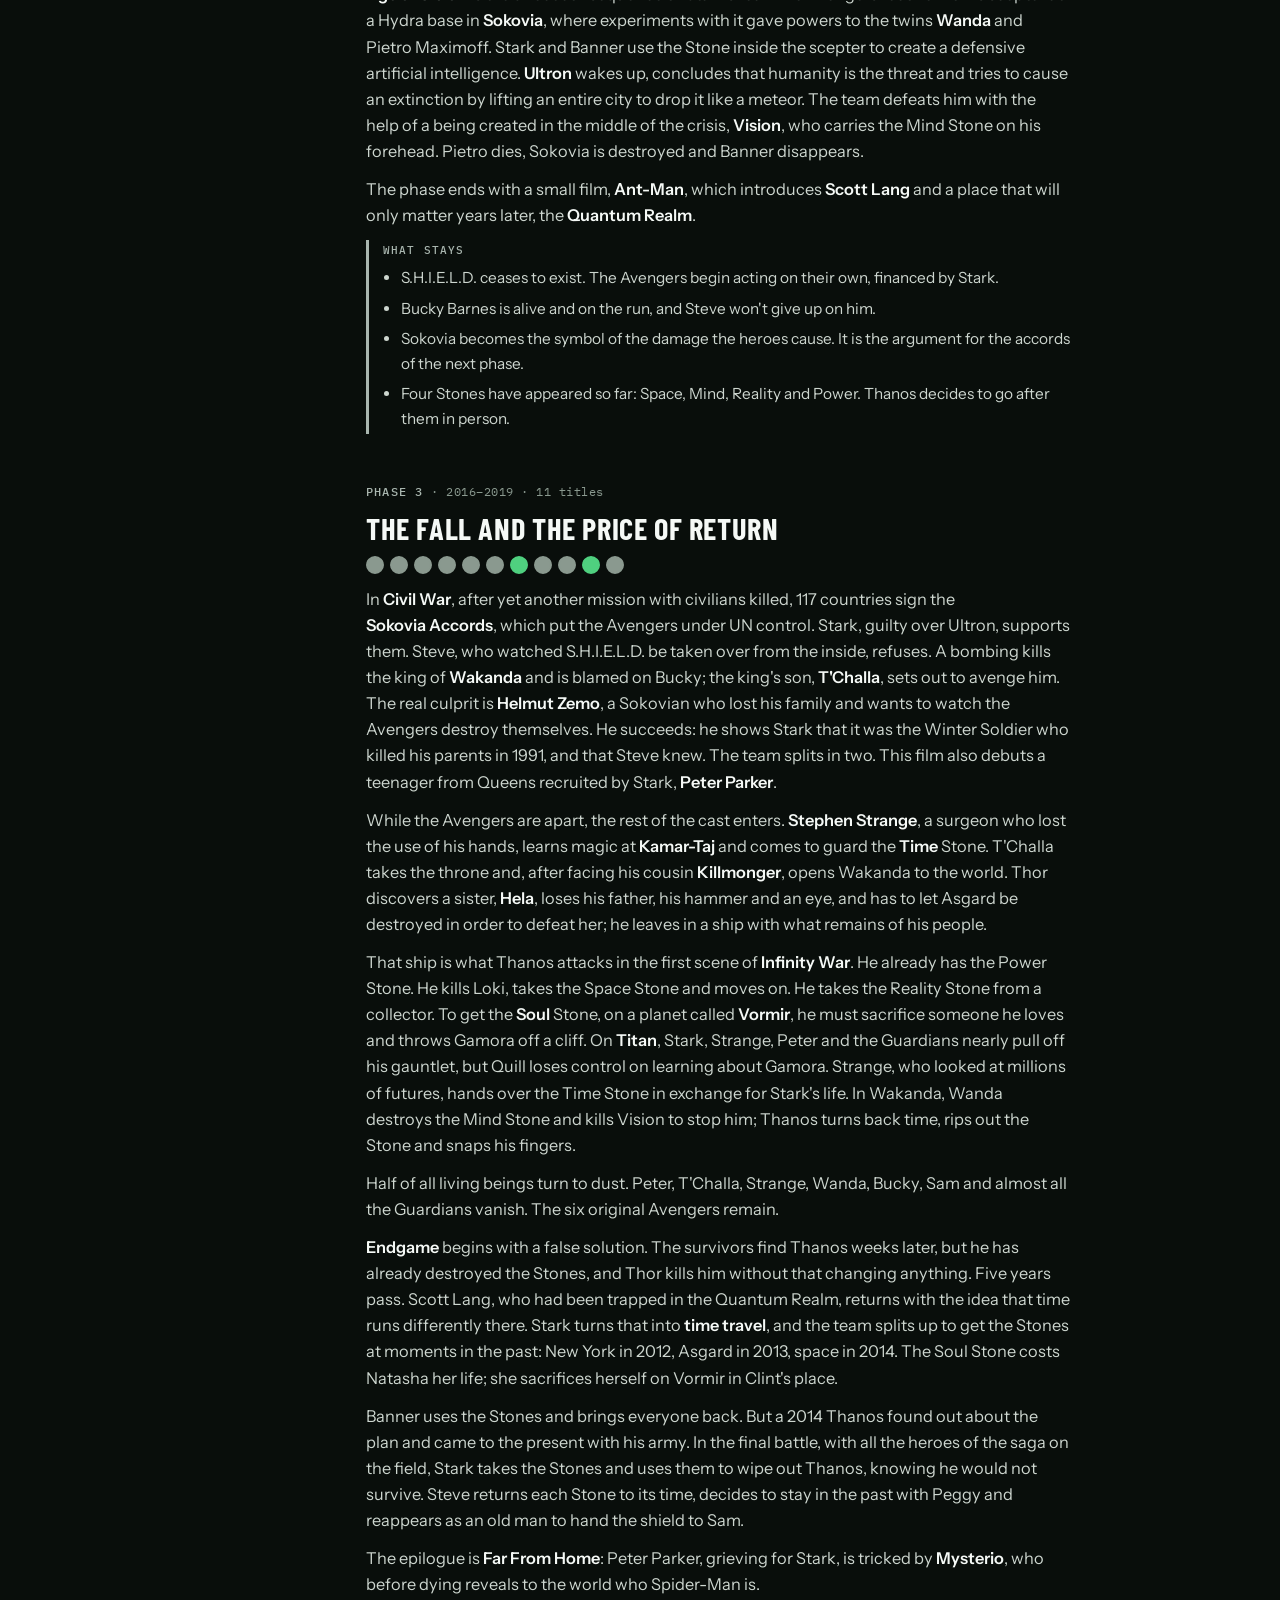
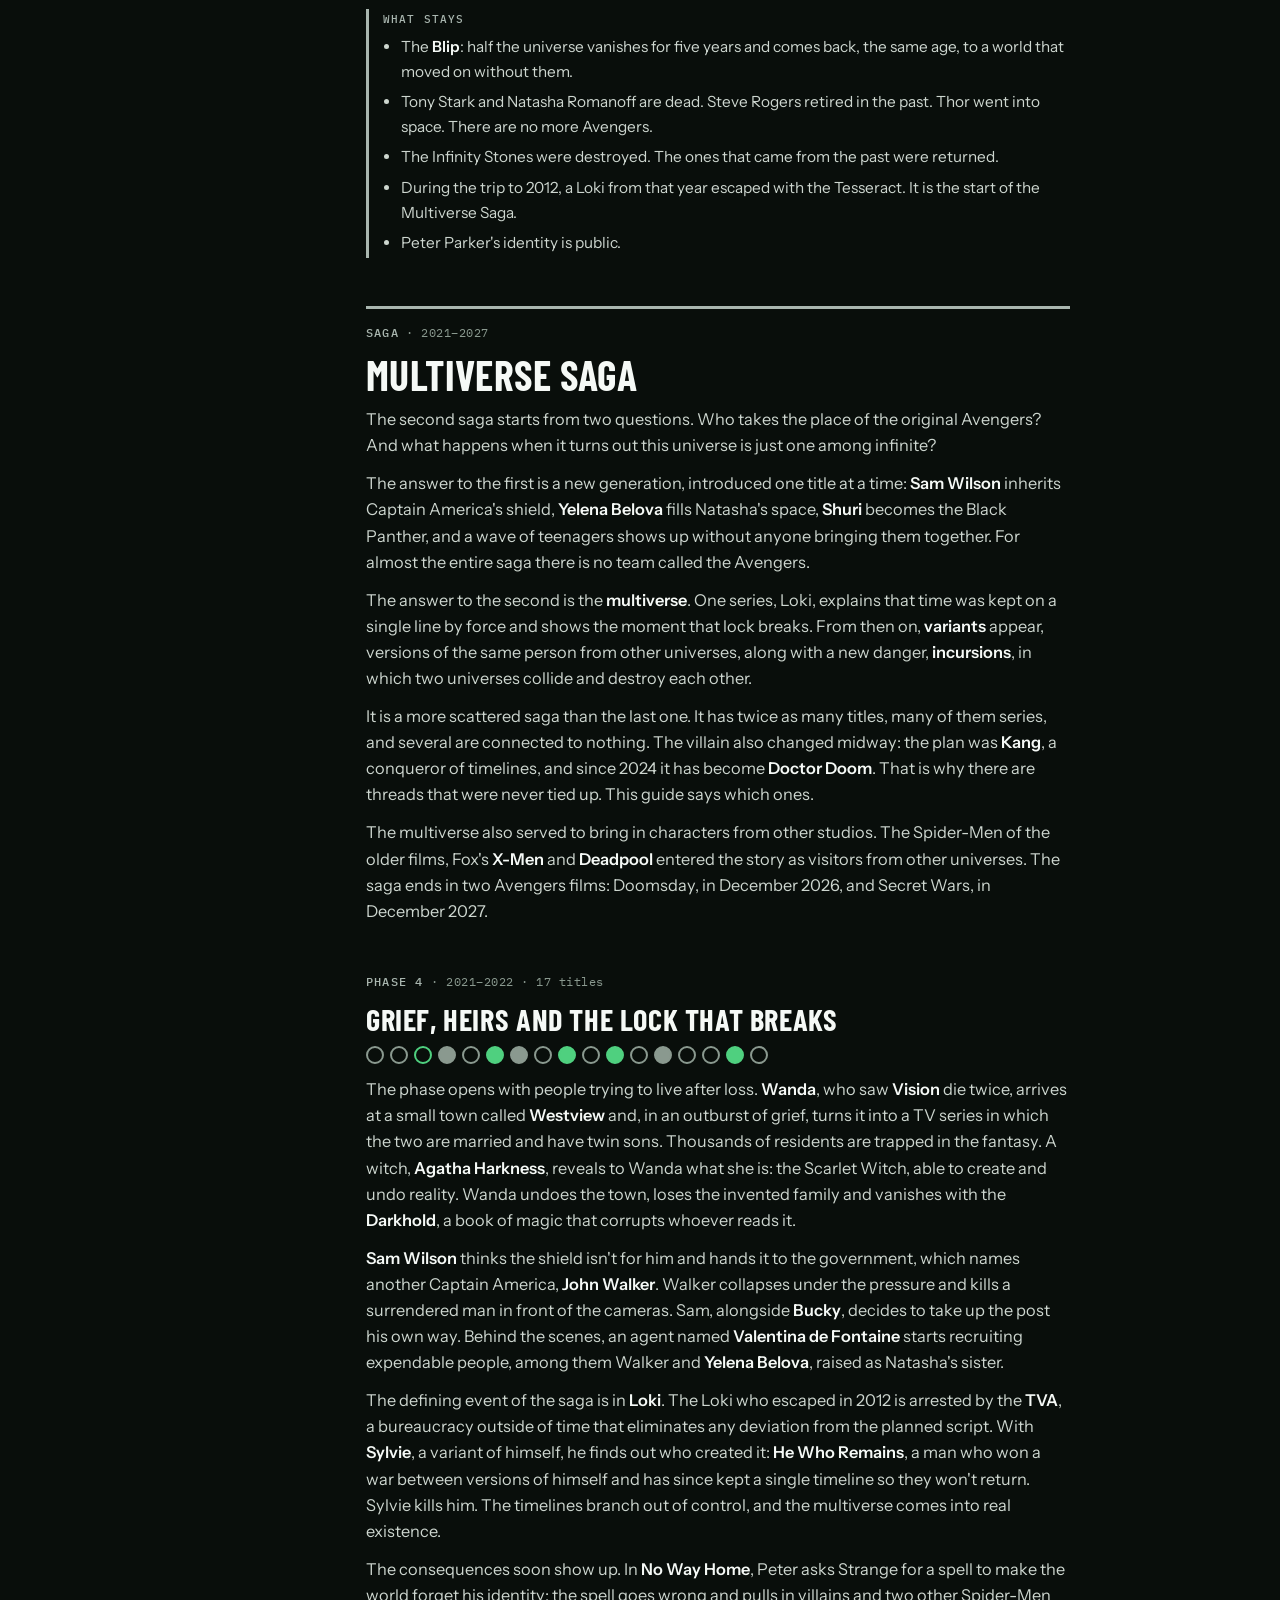
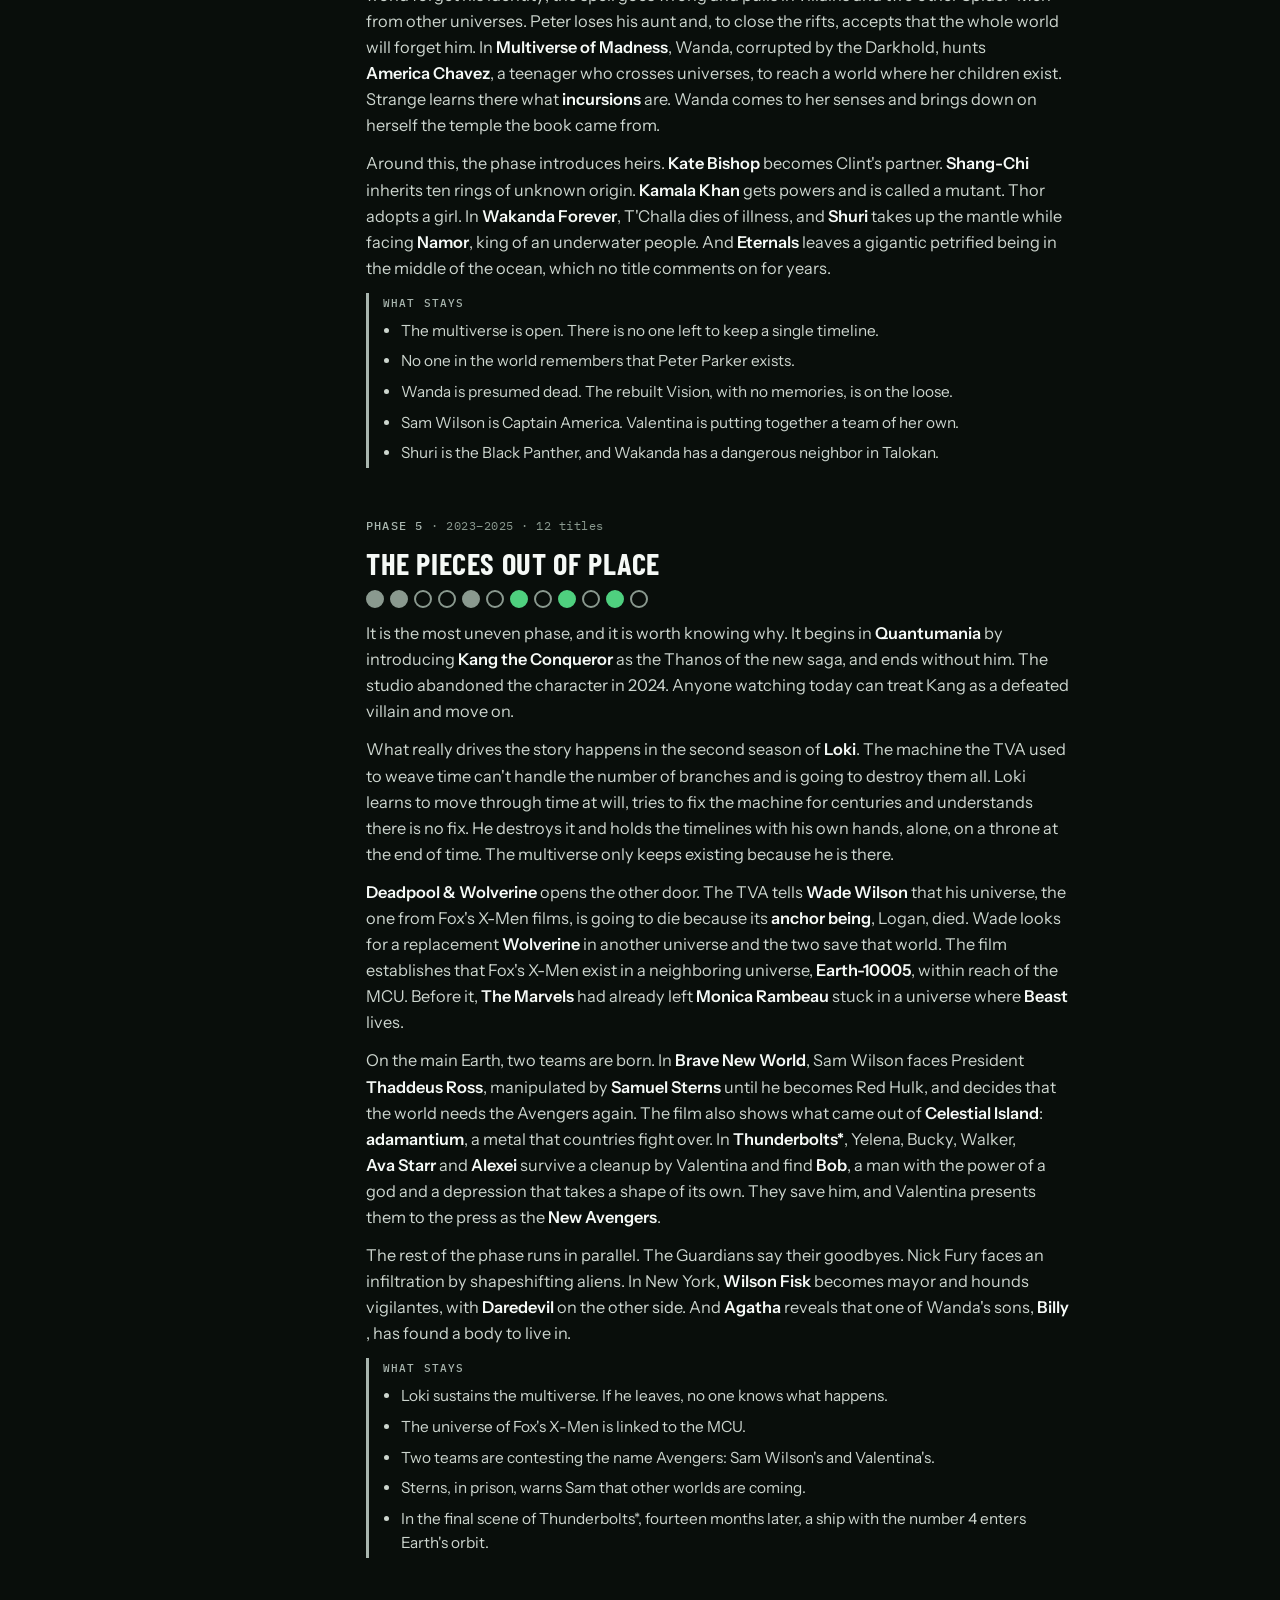
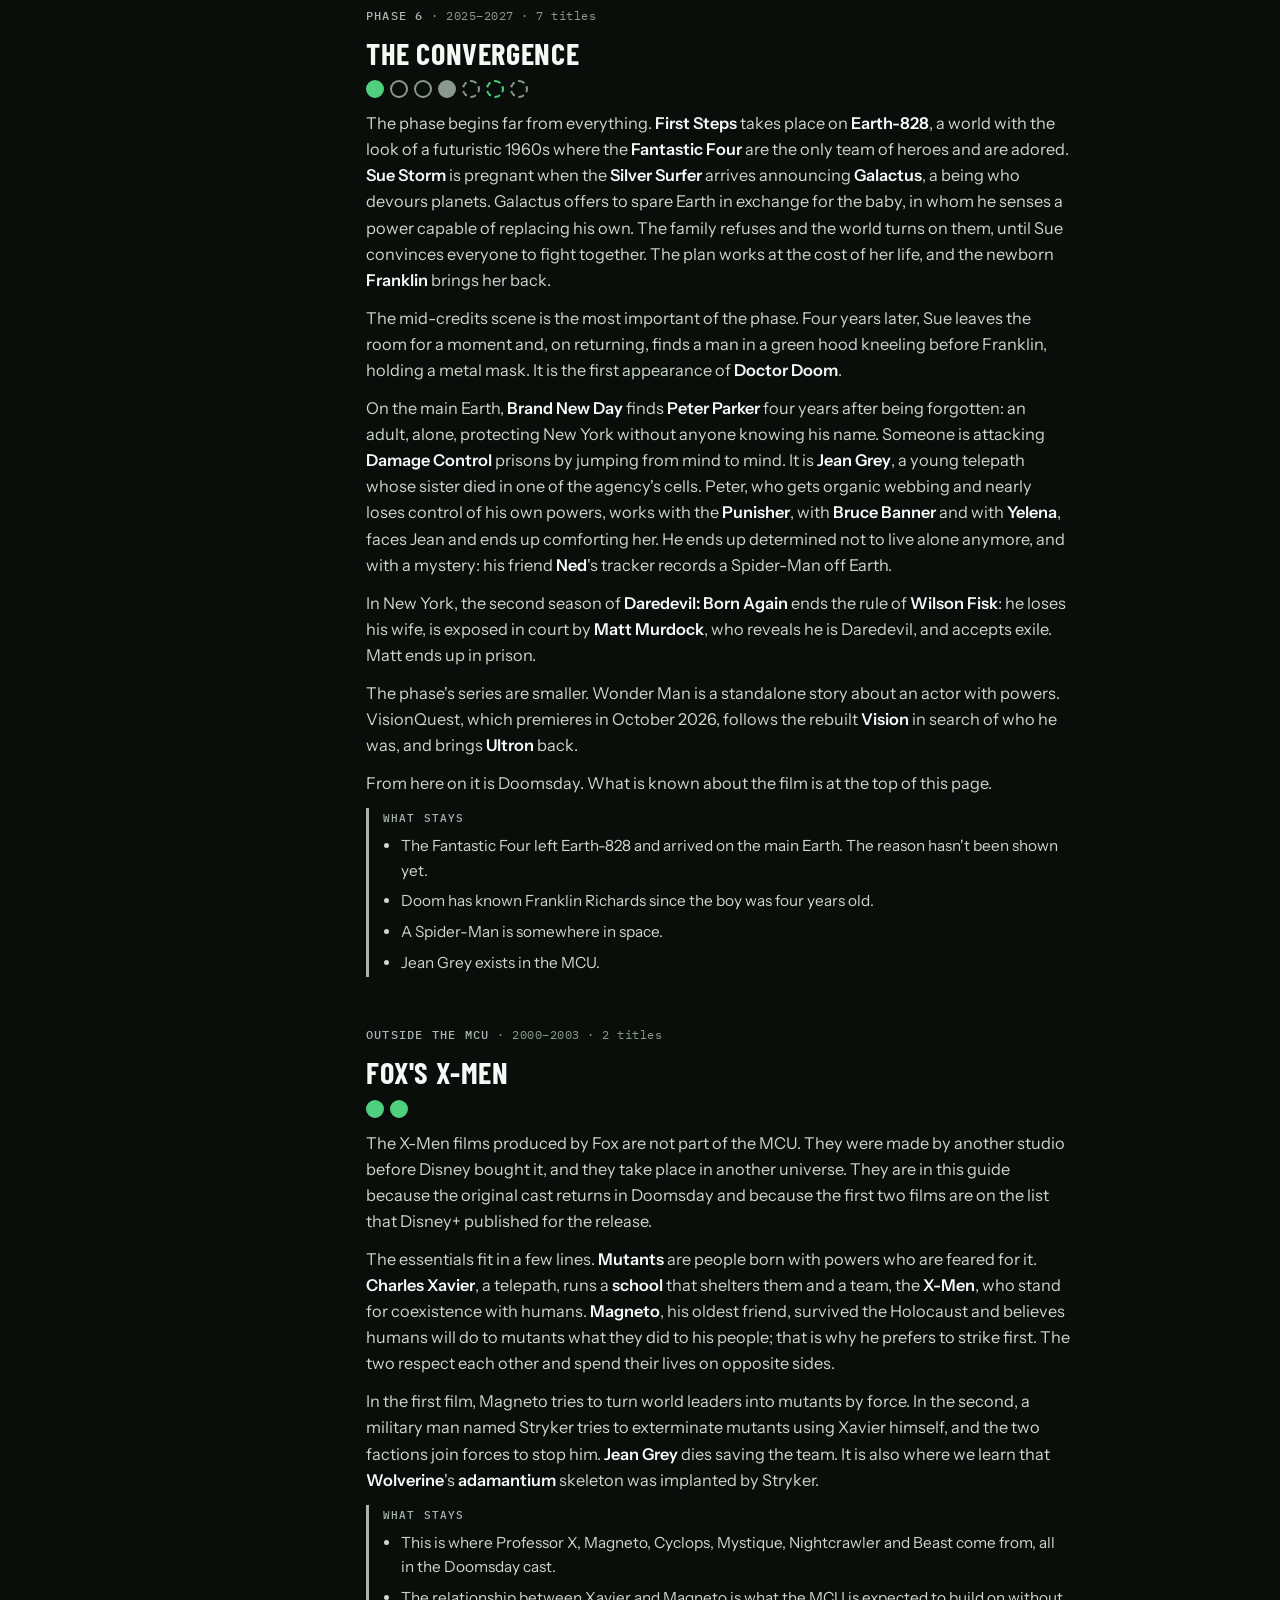
<file: site/en/index.html>
<!doctype html>
<html lang="en">
<head>
<meta charset="utf-8">
<meta name="viewport" content="width=device-width,initial-scale=1,viewport-fit=cover">
<title>MCU Without the Marathon: a guide to Avengers: Doomsday | GrandArchives</title>
<meta name="description" content="What you need to know to watch Avengers: Doomsday, plus the complete story of Marvel's films and series in order, phase by phase, with profiles of characters, places and Infinity Stones.">
<link rel="canonical" href="https://grand-archives.github.io/mcu/en/">
<meta property="og:type" content="website">
<meta property="og:site_name" content="GrandArchives">
<meta property="og:locale" content="en_US">
<meta property="og:locale:alternate" content="pt_BR">
<meta property="og:title" content="MCU Without the Marathon: a guide to Avengers: Doomsday | GrandArchives">
<meta property="og:description" content="What you need to know to watch Avengers: Doomsday, plus the complete story of Marvel's films and series in order, phase by phase, with profiles of characters, places and Infinity Stones.">
<meta property="og:url" content="https://grand-archives.github.io/mcu/en/">
<link rel="alternate" hreflang="pt-BR" href="https://grand-archives.github.io/mcu/">
<link rel="alternate" hreflang="en" href="https://grand-archives.github.io/mcu/en/">
<link rel="alternate" hreflang="x-default" href="https://grand-archives.github.io/mcu/">
<link rel="icon" href="../assets/icons/favicon.ico" sizes="any">
<link rel="icon" href="../assets/icons/favicon.svg" type="image/svg+xml">
<link rel="apple-touch-icon" href="../assets/icons/apple-touch-icon.png">
<link rel="preconnect" href="https://fonts.googleapis.com">
<link rel="preconnect" href="https://fonts.gstatic.com" crossorigin>
<link rel="stylesheet" href="https://fonts.googleapis.com/css2?family=Barlow+Condensed:wght@600;700&family=IBM+Plex+Mono:wght@400;500&family=Instrument+Sans:wght@400;500;600&display=swap">
<link rel="stylesheet" href="../css/style.css">
<script src="../js/app.js" defer></script>
</head>
<body>
<div id="app"><noscript>This guide needs JavaScript enabled to work.</noscript></div>
</body>
</html>
</file>
<file: site/css/style.css>
/* Base reset (was an inline <style> in <head>). */
:root{color-scheme:light;box-sizing:border-box;padding-top:env(safe-area-inset-top,0px);padding-bottom:env(safe-area-inset-bottom,0px)}html{scroll-padding-top:env(safe-area-inset-top,0px)}body{margin:0;padding:0;font:14px -apple-system,BlinkMacSystemFont,sans-serif;background:#fff;color:#000}img{max-width:100%}[hidden]:not([hidden=until-found i]){display:none!important}

/* Single dark theme in the Doomsday colours: near-black green background, steel for structure, green only for what relates to the film.
   Layout: first the setting before Doomsday; then the full story, one chapter per phase, with a sticky table of contents; finally the explorer. */
:root{
  --bg:#090e0b; --surface:#111813; --ink:#cdd6cf; --hi:#f5f9f6; --muted:#8a998f; --line:#253129; --tint:#18221b;
  --doom:#4fd07f; --doomdim:#1d5234; --steel:#a9b6af;
  --p:#d9c48a; --e:#8fb8e0; --l:#7fd0c4; --o:#e0a070; --cc:#b9a6e6;
  --display:"Barlow Condensed","Arial Narrow","Helvetica Neue",Arial,sans-serif;
  --body:"Instrument Sans",system-ui,-apple-system,"Segoe UI",sans-serif;
  --mono:"IBM Plex Mono",ui-monospace,Menlo,Consolas,monospace;
  color-scheme:dark;
}
*{box-sizing:border-box}
body{background:radial-gradient(ellipse 90% 34rem at 50% -8rem,#15382480 0%,transparent 70%),var(--bg);background-color:var(--bg);color:var(--ink);font-family:var(--body);font-size:16px;line-height:1.6}
.wrap{max-width:1120px;margin:0 auto;padding-inline:20px;padding-block:28px 56px}
button{font:inherit;color:inherit;background:none;border:0;padding:0;cursor:pointer;text-align:left}
a{color:inherit}
:focus-visible{outline:2px solid var(--doom);outline-offset:2px;border-radius:4px}

.top{display:flex;flex-direction:column;gap:10px;max-width:46rem}
.eyebrow{font-family:var(--mono);font-size:.75rem;letter-spacing:.12em;text-transform:uppercase;color:var(--steel)}
h1{font-family:var(--display);font-weight:700;font-size:clamp(2.6rem,8vw,4.4rem);line-height:.95;margin:0;text-transform:uppercase;letter-spacing:.01em;text-wrap:balance;color:var(--hi)}
.lede{margin:0;color:var(--muted);font-size:1.05rem}
.nav{display:flex;flex-wrap:wrap;gap:8px;margin-top:6px}
.nav a{border:1px solid var(--line);border-radius:999px;padding:4px 12px;font-size:.88rem;text-decoration:none;background:var(--surface);color:var(--hi)}
.nav a:hover{border-color:var(--steel)}
.nav a.d{border-color:var(--doomdim);color:var(--doom)}
.sech{margin:60px 0 18px;max-width:46rem;display:flex;flex-direction:column;gap:4px;scroll-margin-top:12px}
.sech.first{margin-top:36px}
.sec{font-family:var(--display);font-weight:700;font-size:2.4rem;line-height:1;margin:0;text-transform:uppercase;letter-spacing:.02em;color:var(--hi)}
.sec.d{color:var(--doom)}
.sech p{margin:0;color:var(--muted)}
h4{font-family:var(--mono);font-weight:500;font-size:.7rem;letter-spacing:.1em;text-transform:uppercase;color:var(--muted);margin:8px 0 0}
.lk,.il{font-weight:600;color:var(--hi);display:inline}
.lk:hover,.il:hover{color:var(--doom)}
.kick{font-family:var(--mono);font-size:.78rem;color:var(--muted);letter-spacing:.04em}
.kick b{color:var(--c,var(--steel));font-weight:500;text-transform:uppercase;letter-spacing:.1em}
.kick a{color:var(--hi);text-decoration:none;font-weight:500}
.kick a:hover{color:var(--doom)}

/* antes de doomsday */
.dd{display:grid;grid-template-columns:minmax(0,1fr) 300px;gap:28px 40px;align-items:start}
.ddm{min-width:0;display:flex;flex-direction:column;gap:36px;max-width:44rem}
.prem{display:flex;flex-direction:column;gap:12px}
.prem p{margin:0;font-size:1.06rem}
.fr{display:flex;flex-direction:column;gap:10px;border-top:1px solid var(--line);padding-top:16px}
.fr h3,.blk h3{font-family:var(--display);font-weight:700;font-size:1.7rem;line-height:1.05;margin:0;text-transform:uppercase;letter-spacing:.02em;color:var(--hi);text-wrap:balance}
.fr p{margin:0;font-size:1.02rem}
.blk{display:flex;flex-direction:column;gap:12px;border-top:3px solid var(--doom);padding-top:14px}
.tl{list-style:none;margin:0;padding:0;display:flex;flex-direction:column;gap:12px}
.tl li{display:flex;flex-direction:column;gap:2px;border-left:2px solid var(--doomdim);padding-left:14px}
.tl b{font-family:var(--mono);font-weight:500;font-size:.74rem;letter-spacing:.08em;text-transform:uppercase;color:var(--doom)}
.qs{margin:0;padding-left:1.2rem;display:flex;flex-direction:column;gap:6px}
.cg h4{margin:14px 0 4px;color:var(--doom)}
.cg ul{list-style:none;margin:0;padding:0;display:flex;flex-direction:column}
.cg li{display:grid;grid-template-columns:10.5rem minmax(0,1fr);gap:2px 14px;padding:8px 0;border-top:1px solid var(--line);font-size:.95rem}
.cg li span{color:var(--muted)}
.side{position:sticky;top:calc(env(safe-area-inset-top,0px) + 12px);min-width:0;display:flex;flex-direction:column;gap:8px;background:var(--surface);border:1px solid var(--doomdim);border-radius:10px;padding:18px}
.cd{font-family:var(--display);font-weight:700;font-size:4rem;line-height:.85;color:var(--doom);font-variant-numeric:tabular-nums}
.side h3{font-family:var(--display);font-weight:600;font-size:1.3rem;line-height:1.1;margin:0;text-transform:uppercase;letter-spacing:.02em;color:var(--hi)}
.side ul{margin:0;padding-left:1.1rem;display:flex;flex-direction:column;gap:6px;font-size:.92rem}
.side p{margin:0;font-size:.86rem;color:var(--muted)}
.watch>summary{cursor:pointer;font-weight:600;color:var(--hi)}
.watch>div{display:flex;flex-direction:column;gap:12px;margin-top:14px}
.seg{display:inline-grid;grid-auto-flow:column;gap:4px;background:var(--tint);padding:4px;border-radius:8px;align-self:flex-start;max-width:100%}
.seg button{padding:7px 12px;border-radius:6px;font-weight:600;font-size:.88rem;color:var(--muted);text-align:center}
.seg button[aria-pressed="true"]{background:var(--surface);color:var(--hi);box-shadow:0 0 0 1px var(--doomdim)}
.tot{font-family:var(--mono);font-size:.82rem;color:var(--muted)}
.tot b{color:var(--hi);font-weight:500}
ol.wl{list-style:none;margin:0;padding:0;display:flex;flex-direction:column}
.wi{display:grid;grid-template-columns:auto minmax(0,1fr);gap:4px 12px;padding:12px 0;border-top:1px solid var(--line)}
.wi input{width:18px;height:18px;margin:4px 0 0;accent-color:var(--doom)}
.wi .hd{display:flex;flex-wrap:wrap;gap:2px 10px;align-items:baseline}
.wi .hd span{font-family:var(--mono);font-size:.76rem;color:var(--muted);font-variant-numeric:tabular-nums}
.wi.seen .hd button{color:var(--muted);text-decoration:line-through}
.wi p{margin:0;font-size:.93rem;grid-column:2}
.wi details{grid-column:2;font-size:.93rem}
.wi summary{cursor:pointer;color:var(--doom);font-weight:600;font-size:.86rem}
.wi details p{margin-top:6px;color:var(--muted)}

/* história */
.story{display:grid;grid-template-columns:230px minmax(0,1fr);gap:36px;align-items:start}
.toc{position:sticky;top:calc(env(safe-area-inset-top,0px) + 12px);display:flex;flex-direction:column;gap:2px;font-size:.88rem;max-height:calc(100vh - 24px);overflow-y:auto}
.toc span{font-family:var(--mono);font-size:.68rem;letter-spacing:.1em;text-transform:uppercase;color:var(--steel);margin:12px 0 2px}
.toc span:first-child{margin-top:0}
.toc a{text-decoration:none;padding:4px 8px;border-left:2px solid var(--line);color:var(--muted);line-height:1.3}
.toc a b{display:block;color:var(--hi);font-weight:600}
.toc a i{font-style:normal}
.toc a:hover{border-left-color:var(--steel);background:var(--tint)}
.chaps{min-width:0;display:flex;flex-direction:column;gap:48px;max-width:44rem}
.sagab{display:flex;flex-direction:column;gap:12px;border-top:3px solid var(--steel);padding-top:14px;scroll-margin-top:12px}
.sagab h3{font-family:var(--display);font-weight:700;font-size:2.6rem;line-height:.95;margin:0;text-transform:uppercase;letter-spacing:.01em;color:var(--hi)}
.chap{display:flex;flex-direction:column;gap:12px;scroll-margin-top:12px}
.chap h3{font-family:var(--display);font-weight:700;font-size:1.9rem;line-height:1;margin:0;text-transform:uppercase;letter-spacing:.02em;text-wrap:balance;color:var(--hi)}
.chap p,.sagab p{margin:0;font-size:1.02rem}
.keep{border-left:3px solid var(--steel);padding:2px 0 2px 14px;display:flex;flex-direction:column;gap:6px}
.keep h4{margin:0;color:var(--steel)}
.keep ul{margin:0;padding-left:1.1rem;display:flex;flex-direction:column;gap:6px;font-size:.96rem}
.dots{display:flex;flex-wrap:wrap;gap:6px}
.dot{width:18px;height:18px;border-radius:50%;border:2px solid var(--muted);background:var(--muted)}
.dot.s{background:transparent}
.dot.g{border-color:var(--doom);background:var(--doom)}
.dot.g.s{background:transparent}
.dot.u{border-style:dashed;background:transparent}
.dot:hover{box-shadow:0 0 0 3px var(--bg),0 0 0 4px var(--hi)}
.leg{display:flex;flex-wrap:wrap;gap:4px 16px;font-size:.78rem;color:var(--muted)}
.leg span{display:inline-flex;align-items:center;gap:6px}
.leg .dot{width:12px;height:12px;box-shadow:none}

/* explorar */
.grid{display:grid;grid-template-columns:300px minmax(0,1fr);gap:28px;align-items:start}
.pick{position:sticky;top:calc(env(safe-area-inset-top,0px) + 12px);display:flex;flex-direction:column;gap:10px;background:var(--surface);border:1px solid var(--line);border-radius:10px;padding:12px;max-height:calc(100vh - 24px)}
.tabs{display:flex;flex-wrap:wrap;gap:4px}
.tabs button{padding:5px 10px;border-radius:999px;font-weight:600;font-size:.84rem;color:var(--muted);border:1px solid var(--line)}
.tabs button[aria-selected="true"]{background:var(--hi);color:var(--bg);border-color:var(--hi)}
#q{width:100%;font:inherit;padding:8px 10px;border:1px solid var(--line);border-radius:8px;background:var(--bg);color:var(--hi)}
.sort{display:flex;flex-wrap:wrap;gap:4px 12px;font-size:.8rem;color:var(--muted);align-items:center}
.sort button{color:var(--muted)}
.sort button[aria-pressed="true"]{color:var(--hi);font-weight:600}
.list{overflow-y:auto;min-height:0;display:flex;flex-direction:column;gap:1px;margin:0 -4px;padding:0 4px}
.list h4{margin:12px 0 2px;padding:0 8px;color:var(--c)}
.item{display:grid;grid-template-columns:2.6rem minmax(0,1fr) auto;gap:6px;align-items:baseline;padding:6px 8px;border-radius:6px;width:100%}
.item:hover{background:var(--tint)}
.item[aria-current="true"]{background:var(--hi);color:var(--bg)}
.item[aria-current="true"] .y,.item[aria-current="true"] .n{color:inherit;opacity:.7}
.item .y,.item .n{font-family:var(--mono);font-size:.74rem;color:var(--muted);font-variant-numeric:tabular-nums}
.item.of .y{color:var(--doom)}
.item .t{font-size:.92rem;line-height:1.3}
.item.th{grid-template-columns:10px minmax(0,1fr) auto;align-items:center}
.pt{display:inline-block;width:9px;height:9px;border-radius:50%;background:var(--c)}
.pt.dd{background:var(--doom)}
.empty{color:var(--muted);font-size:.9rem;padding:8px;margin:0}
.p{--c:var(--p)} .e{--c:var(--e)} .l{--c:var(--l)} .o{--c:var(--o)} .c{--c:var(--cc)}

.detail{min-width:0;display:flex;flex-direction:column;gap:24px;scroll-margin-top:12px}
.back{align-self:flex-start;border:1px solid var(--line);border-radius:999px;padding:4px 12px;font-size:.86rem;background:var(--surface);color:var(--hi)}
.back:hover{border-color:var(--steel)}
.detail h2{font-family:var(--display);font-weight:700;font-size:clamp(2.2rem,6vw,3.4rem);line-height:.98;margin:4px 0 6px;text-transform:uppercase;letter-spacing:.01em;text-wrap:balance;color:var(--hi)}
.dsc{margin:0 0 10px;color:var(--muted);font-size:1.05rem;max-width:42rem}
.prose{display:flex;flex-direction:column;gap:12px;max-width:42rem}
.prose p{margin:0;font-size:1.02rem}
.prose h4{margin:0}
.tags{display:flex;flex-wrap:wrap;gap:6px;margin-bottom:10px}
.tag{font-family:var(--mono);font-size:.7rem;letter-spacing:.06em;text-transform:uppercase;border:1px solid var(--steel);color:var(--steel);border-radius:4px;padding:2px 7px}
.tag.d{border-color:var(--doom);color:var(--doom)}
.cons{border-left:3px solid var(--steel);padding:2px 0 2px 14px;max-width:42rem}
.cons h4{margin:0 0 4px;color:var(--steel)}
.cons.d{border-left-color:var(--doom)}
.cons.d h4{color:var(--doom)}
.cons p{margin:0}
dl.fx{margin:0 0 4px;display:grid;grid-template-columns:8.5rem minmax(0,1fr);gap:6px 14px;max-width:42rem;border-top:1px solid var(--line);border-bottom:1px solid var(--line);padding:12px 0}
dl.fx dt{font-family:var(--mono);font-size:.72rem;letter-spacing:.08em;text-transform:uppercase;color:var(--muted);padding-top:.2rem}
dl.fx dd{margin:0}
.sum{margin:0;color:var(--muted);max-width:42rem;font-size:.93rem}
.rows{display:flex;flex-direction:column;gap:18px}
.rg h4{margin:0 0 6px;color:var(--c)}
.rg ul{list-style:none;margin:0;padding:0;display:flex;flex-direction:column}
.rg li{display:grid;grid-template-columns:11rem minmax(0,1fr);gap:2px 14px;padding:8px 0;border-top:1px solid var(--line);font-size:.95rem}
.rg li span{color:var(--ink)}
.chips{display:flex;flex-wrap:wrap;gap:6px;margin-top:8px}
.chip{border:1px solid var(--line);border-radius:999px;padding:3px 10px;font-size:.84rem;background:var(--surface);color:var(--hi)}
.chip:hover{border-color:var(--steel)}
.thread{background:var(--surface);border:1px solid var(--line);border-top:3px solid var(--c);border-radius:4px 4px 10px 10px;padding:16px 18px 18px}
.thread h3{margin:0 0 14px;font-family:var(--mono);font-weight:500;font-size:.7rem;letter-spacing:.1em;text-transform:uppercase;color:var(--c)}
ol.line{list-style:none;margin:0;padding:0}
.st{display:grid;grid-template-columns:2.9rem minmax(0,1fr);gap:10px}
.st .yr{font-family:var(--mono);font-size:.78rem;color:var(--muted);font-variant-numeric:tabular-nums;padding-top:.2rem;text-align:right}
.st .b{position:relative;border-left:2px solid var(--c);padding:0 0 16px 16px}
.st:last-child .b{padding-bottom:0;border-left-color:transparent}
.st .b::before{content:"";position:absolute;left:-7px;top:.42rem;width:12px;height:12px;border-radius:50%;background:var(--surface);border:2px solid var(--c);box-sizing:border-box}
.st.dm .b::before{border-color:var(--doom);background:var(--doom)}
.st.dm .bk{color:var(--doom)}
.st .bk{font-weight:600;color:var(--hi)}
.st .bk:hover{color:var(--doom)}
.st p{margin:2px 0 0;font-size:.95rem;color:var(--ink);max-width:38rem}
.foot{margin-top:56px;border-top:1px solid var(--line);padding-top:18px;display:flex;flex-direction:column;gap:8px;font-size:.84rem;color:var(--muted);max-width:50rem}
.foot p{margin:0}
.foot a{color:var(--steel)}

@media (max-width:860px){
  .story,.dd,.grid{grid-template-columns:minmax(0,1fr)}
  .story{gap:20px}
  .side{position:static;order:-1}
  .toc{position:static;max-height:none;flex-direction:row;flex-wrap:wrap;gap:6px}
  .toc span{display:none}
  .toc a{border:1px solid var(--line);border-radius:999px;padding:3px 10px;background:var(--surface)}
  .toc a b{display:inline}
  .toc a i{display:none}
  .pick{position:static;max-height:none}
  .list{max-height:17rem}
  .rg li,.cg li{grid-template-columns:minmax(0,1fr)}
  dl.fx{grid-template-columns:minmax(0,1fr);gap:0}
  dl.fx dd{margin-bottom:8px}
}

/* language selector (rendered by I18N.languageSwitcher only when more than one language exists) */
.langbar{display:flex;justify-content:flex-end;margin-bottom:12px}
.langbar:empty{display:none}
.langsel{font:inherit;font-family:var(--mono);font-size:.75rem;letter-spacing:.06em;color:var(--hi);background:var(--surface);border:1px solid var(--line);border-radius:999px;padding:4px 10px;cursor:pointer;max-width:100%}
.langsel:hover{border-color:var(--steel)}
</file>
